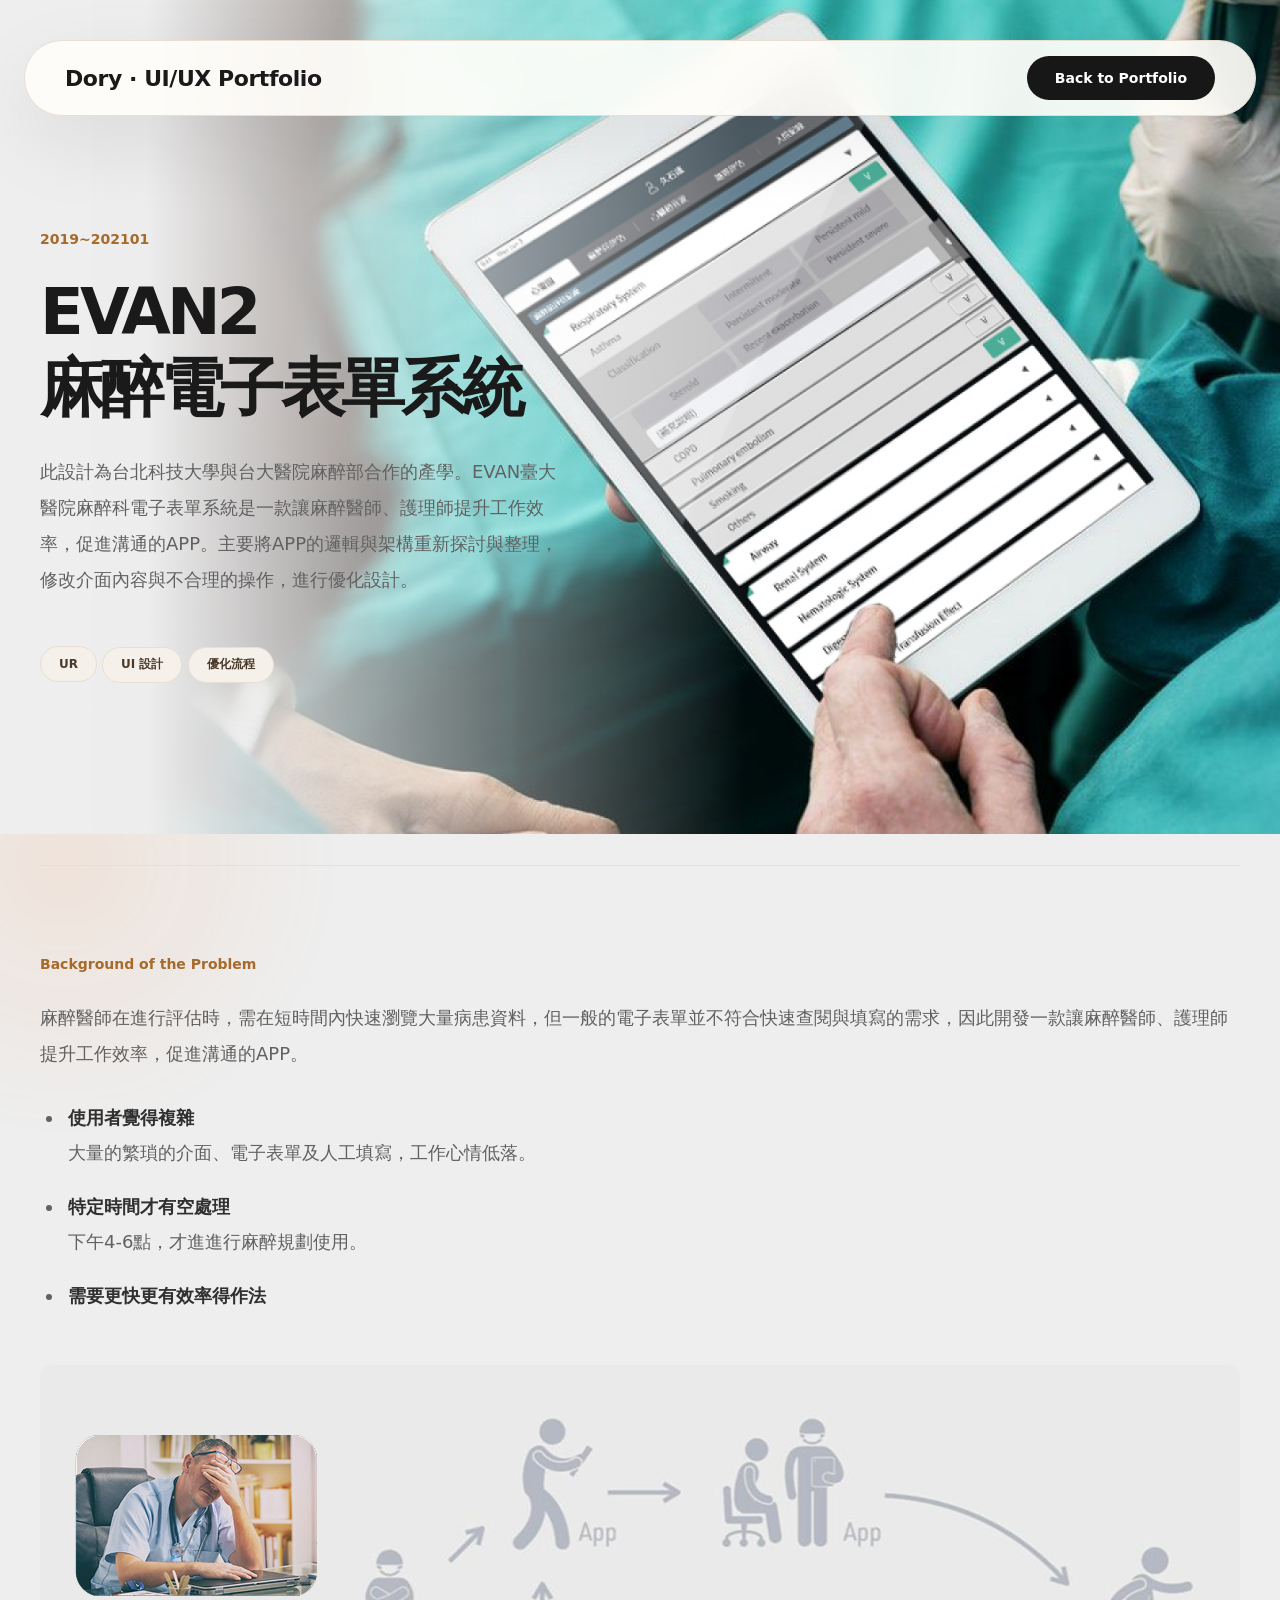
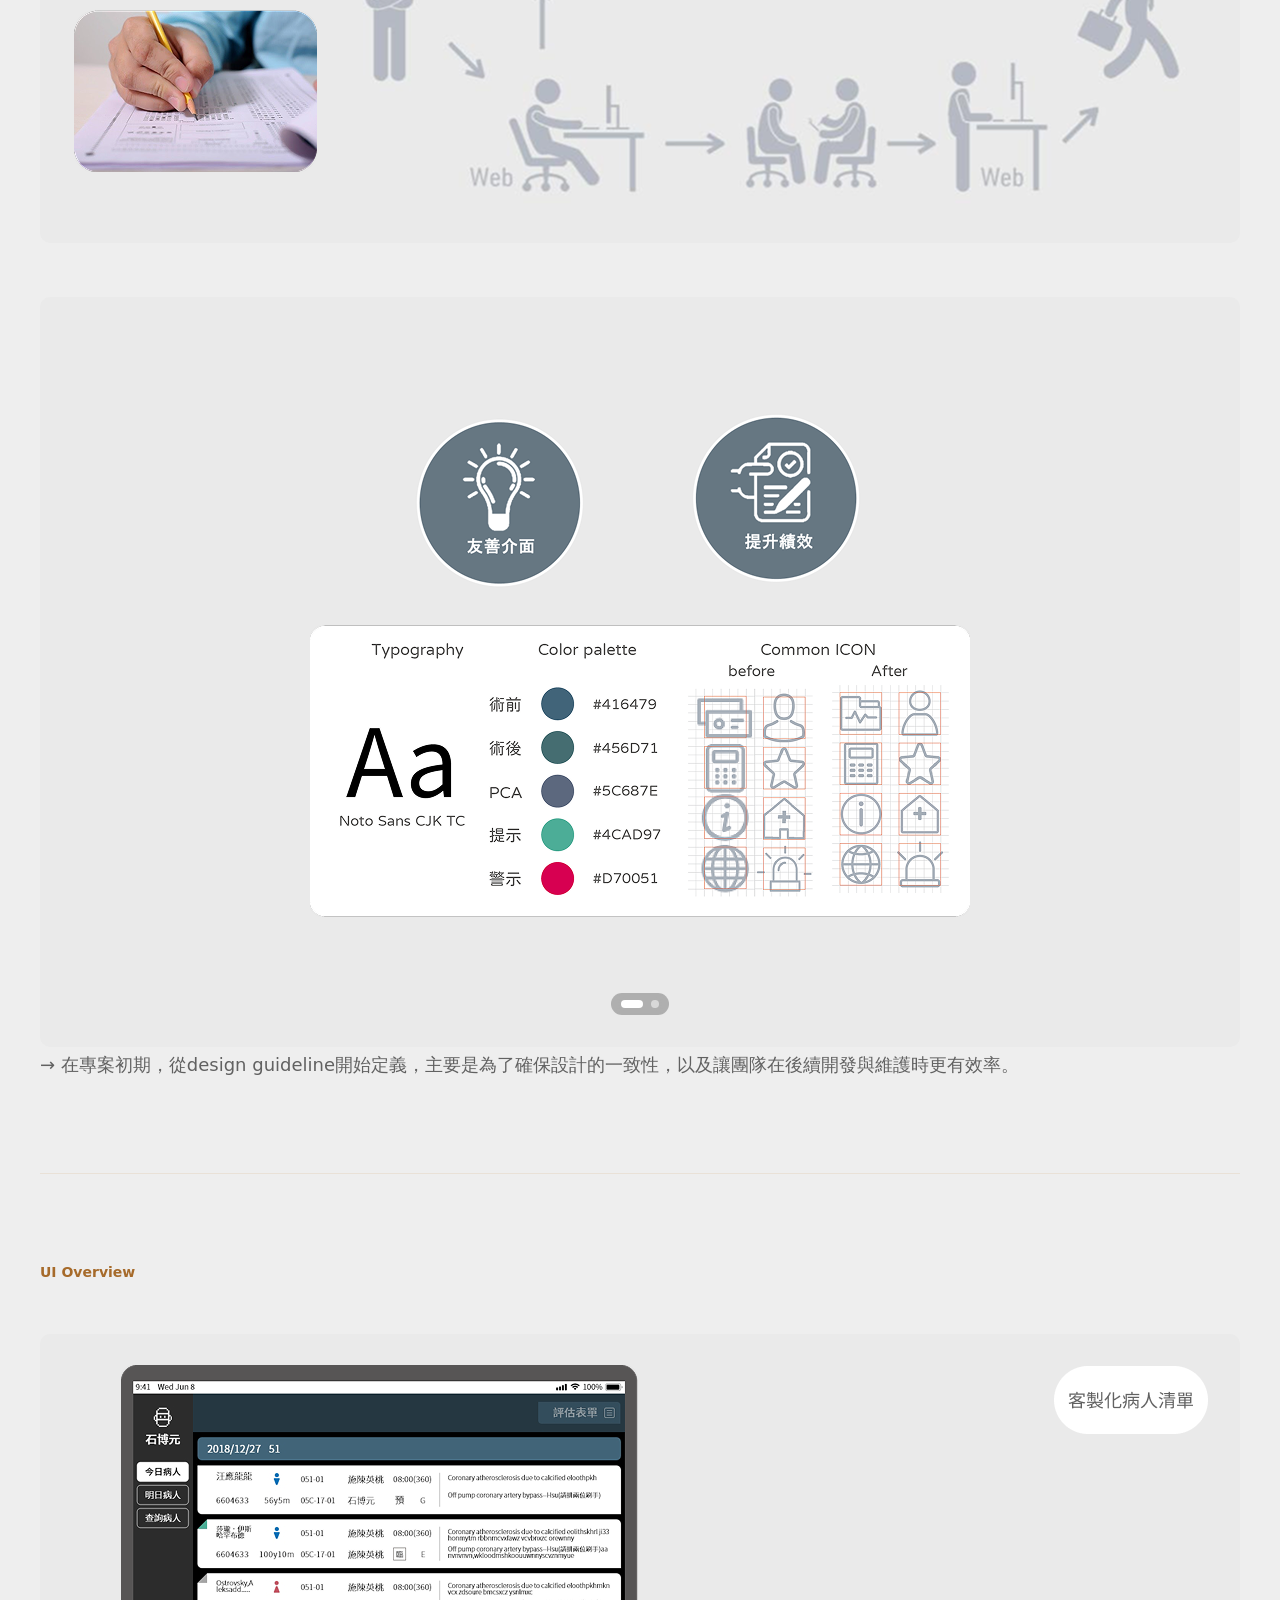
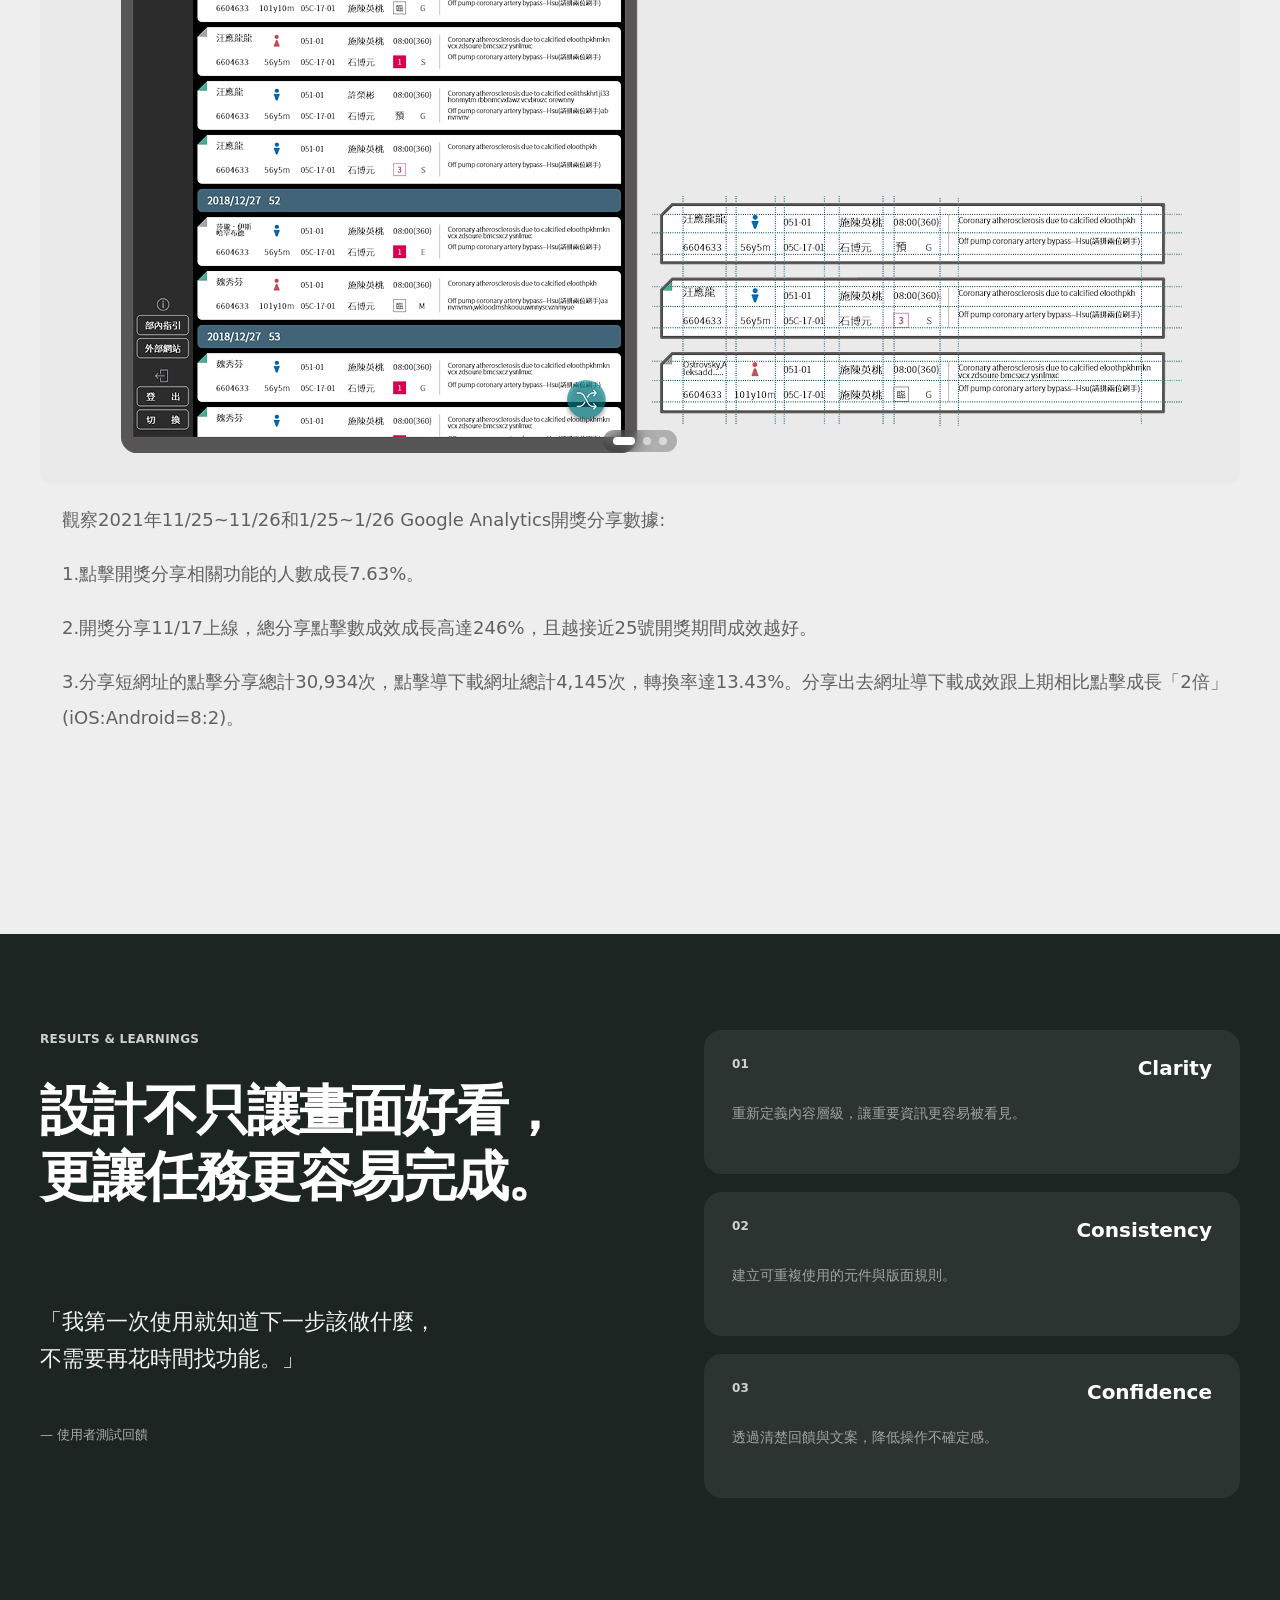
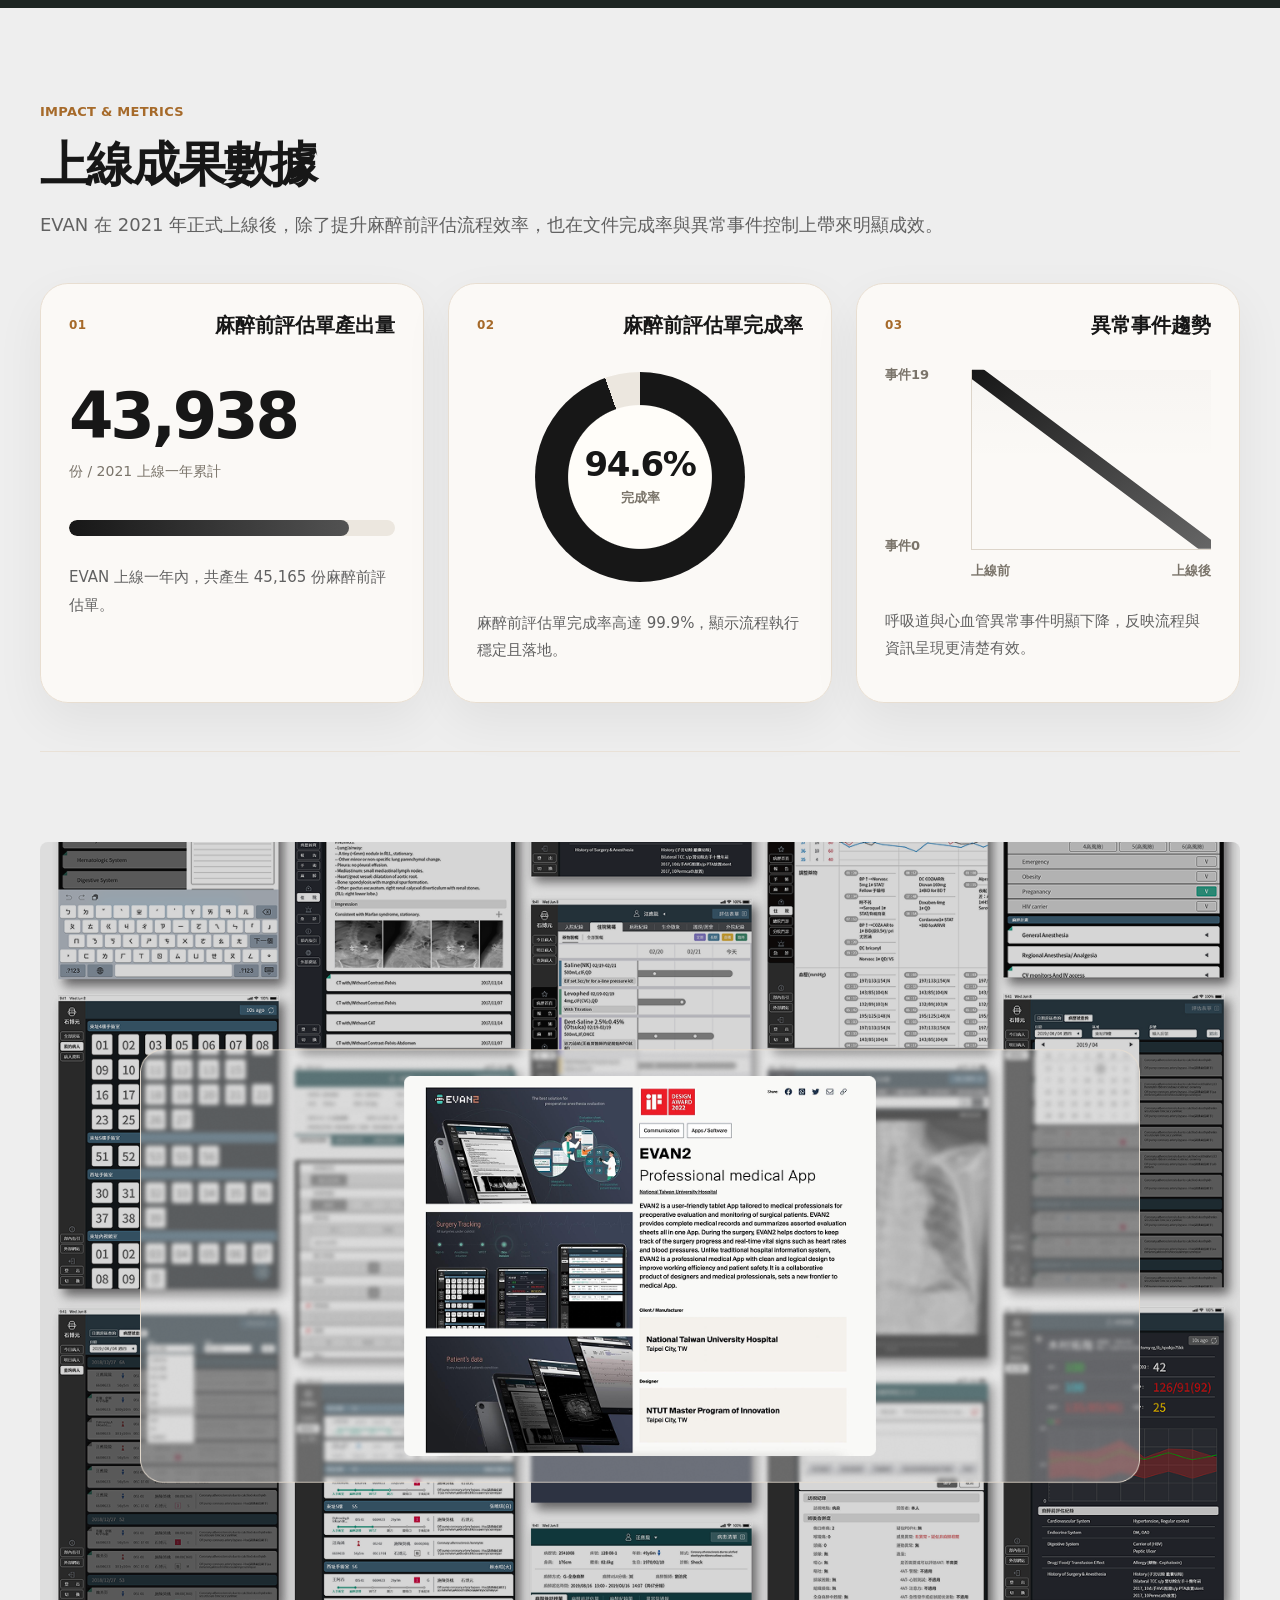
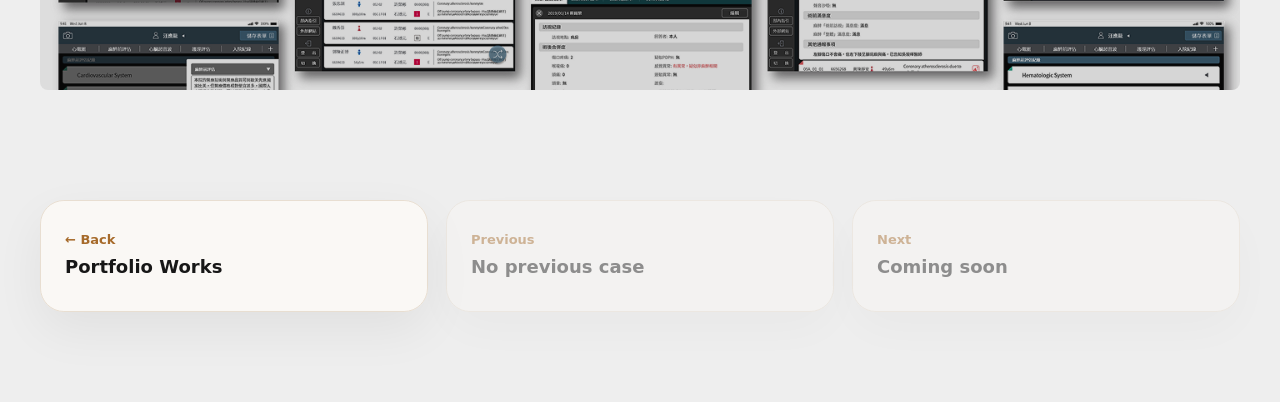
<file: project4/index.html>
<!doctype html>
<html lang="zh-Hant">
<head>
  <meta charset="utf-8" />
  <meta name="viewport" content="width=device-width, initial-scale=1" />
  <title>j5 SpeechTrack｜Dory UI/UX Portfolio</title>
  <link rel="stylesheet" href="styles.css" />
</head>

<body>
  <header class="site-header">
    <a class="brand" href="../index.html">Dory · UI/UX Portfolio</a>

    <a class="pill dark" href="../index.html#works">Back to Portfolio</a>

    <button class="menu-button" type="button" aria-label="Open menu">
      <span></span>
      <span></span>
    </button>
  </header>

  <main id="top">
    <section class="hero section">
      <div class="hero-content reveal">
        <p class="eyebrow">2019~202101</p>

        <h1>
          <span>EVAN2</span>
          <span>麻醉電子表單系統</span>
        </h1>

        <p class="hero-description">
          此設計為台北科技大學與台大醫院麻醉部合作的產學。EVAN臺大醫院麻醉科電子表單系統是一款讓麻醉醫師、護理師提升工作效率，促進溝通的APP。主要將APP的邏輯與架構重新探討與整理，修改介面內容與不合理的操作，進行優化設計。
        </p>

        <div class="tags">
          <span>UR</span>
          <span>UI 設計</span>
          <span>優化流程</span>
        </div>
      </div>

      <div class="hero-image reveal">
        <img src="project4_photo/project4-1.png" alt="evan2" />
      </div>
    </section>

    <section id="problem" class="section problem-section reveal">
      <p class="eyebrow">Background of the Problem</p>

      <p class="problem-description">
        麻醉醫師在進行評估時，需在短時間內快速瀏覽大量病患資料，但一般的電子表單並不符合快速查閱與填寫的需求，因此開發一款讓麻醉醫師、護理師提升工作效率，促進溝通的APP。
      </p>

      <ul class="problem-list">
        <li>
          <strong>使用者覺得複雜</strong>
          <span>大量的繁瑣的介面、電子表單及人工填寫，工作心情低落。</span>
        </li>
        <li>
          <strong>特定時間才有空處理</strong>
          <span> 下午4-6點，才進進行麻醉規劃使用。</span>
        </li>
        <li>
          <strong>需要更快更有效率得作法</strong>
        </li>
      </ul>
     
      <!--
        wide-image 現在支援自動輪播：
        只要在同一個 div 裡繼續加入 img，例如：
        <img src="你的第二張圖片.png" alt="" />
        <img src="你的第三張圖片.png" alt="" />
        有 2 張以上時會自動出現左右按鈕、圓點並自動播放。
      -->
      <div class="wide-image">
        <img src="project4_photo/project4-2.png" />
      </div>
      
      <div class="wide-image">
        <img src="project4_photo/project4-3.png" />
        <img src="project4_photo/project4-3-1.png" />
      </div>
      <ul class="large-list">
        → 在專案初期，從design guideline開始定義，主要是為了確保設計的一致性，以及讓團隊在後續開發與維護時更有效率。
      </ul>
    </section>

    <section id="highlights" class="section highlights-section reveal">
      <p class="eyebrow">UI Overview</p>

      <div class="wide-image">
        <img src="project4_photo/project4-4.png" />
        <img src="project4_photo/project4-4-1.png" />
        <img src="project4_photo/project4-4-2.png" />
      </div>
      <div class="highlight-content">
        <ul class="large-list">
        <p>觀察2021年11/25~11/26和1/25~1/26 Google Analytics開獎分享數據:</p>
        <p>1.點擊開獎分享相關功能的人數成長7.63%。</p>
        <p>2.開獎分享11/17上線，總分享點擊數成效成長高達246%，且越接近25號開獎期間成效越好。</p>
        <p>3.分享短網址的點擊分享總計30,934次，點擊導下載網址總計4,145次，轉換率達13.43%。分享出去網址導下載成效跟上期相比點擊成長「2倍」  (iOS:Android=8:2)。</p>
      </ul>
      </div>
    </section>

    <section class="results-section reveal">
      <div class="results-inner">
        <div class="results-left">
          <p class="results-eyebrow">RESULTS &amp; LEARNINGS</p>

          <h2 class="results-title">
            設計不只讓畫面好看，<br />
            更讓任務更容易完成。
          </h2>

          <blockquote class="results-quote">
            「我第一次使用就知道下一步該做什麼，<br />
            不需要再花時間找功能。」
          </blockquote>

          <p class="results-source">— 使用者測試回饋</p>
        </div>

        <div class="results-cards">
          <article class="result-card">
            <div class="result-card-head">
              <span class="result-number">01</span>
              <h3>Clarity</h3>
            </div>
            <p>重新定義內容層級，讓重要資訊更容易被看見。</p>
          </article>

          <article class="result-card">
            <div class="result-card-head">
              <span class="result-number">02</span>
              <h3>Consistency</h3>
            </div>
            <p>建立可重複使用的元件與版面規則。</p>
          </article>

          <article class="result-card">
            <div class="result-card-head">
              <span class="result-number">03</span>
              <h3>Confidence</h3>
            </div>
            <p>透過清楚回饋與文案，降低操作不確定感。</p>
          </article>
        </div>
      </div>
    </section>


    <section class="metrics-section reveal">
      <div class="metrics-intro">
        <p class="metrics-eyebrow">IMPACT &amp; METRICS</p>
        <h2 class="metrics-title">上線成果數據</h2>
        <p class="metrics-description">
          EVAN 在 2021 年正式上線後，除了提升麻醉前評估流程效率，也在文件完成率與異常事件控制上帶來明顯成效。
        </p>
      </div>

      <div class="metrics-grid">
        <article class="metric-card metric-volume">
          <div class="metric-card-header">
            <span class="metric-index">01</span>
            <h3>麻醉前評估單產出量</h3>
          </div>

          <div class="metric-big-number" data-count-to="45165" data-count-format="integer">45,165</div>
          <p class="metric-unit">份 / 2021 上線一年累計</p>

          <div class="bar-chart" aria-hidden="true">
            <div class="bar-track">
              <div class="bar-fill bar-fill-volume"></div>
            </div>
          </div>

          <p class="metric-note">EVAN 上線一年內，共產生 45,165 份麻醉前評估單。</p>
        </article>

        <article class="metric-card metric-completion">
          <div class="metric-card-header">
            <span class="metric-index">02</span>
            <h3>麻醉前評估單完成率</h3>
          </div>

          <div class="donut-chart" aria-label="完成率 99.9%">
            <div class="donut-center">
              <strong data-count-to="99.9" data-count-format="decimal" data-count-suffix="%">99.9%</strong>
              <span>完成率</span>
            </div>
          </div>

          <p class="metric-note">麻醉前評估單完成率高達 99.9%，顯示流程執行穩定且落地。</p>
        </article>

        <article class="metric-card metric-risk">
          <div class="metric-card-header">
            <span class="metric-index">03</span>
            <h3>異常事件趨勢</h3>
          </div>

          <div class="trend-chart" aria-hidden="true">
            <div class="trend-figure">
              <div class="trend-scale">
                <span class="scale-top">事件19</span>
                <span class="scale-bottom">事件0</span>
              </div>

              <div class="trend-stage simple-line-stage">
                <svg class="trend-single-line-svg"
                     viewBox="0 0 100 100"
                     preserveAspectRatio="none"
                     aria-hidden="true">
                  <defs>
                    <linearGradient id="trendLineGradient" x1="0%" y1="0%" x2="100%" y2="100%">
                      <stop offset="0%" stop-color="#171717"></stop>
                      <stop offset="100%" stop-color="#666666"></stop>
                    </linearGradient>
                  </defs>
                  <line x1="0" y1="0" x2="100" y2="100" pathLength="1"></line>
                </svg>
              </div>
            </div>

            <div class="trend-labels">
              <span>上線前</span>
              <span>上線後</span>
            </div>
          </div>

          <p class="metric-note">呼吸道與心血管異常事件明顯下降，反映流程與資訊呈現更清楚有效。</p>
        </article>
      </div>
    </section>

    <section id="highlights" class="section highlights-section reveal">
      <div class="gallery-grid">
        <figure class="full">
          <img src="project4_photo/project4-5.png" />
        </figure>
      </div>
    </section>


    <nav class="case-pagination reveal" aria-label="Project pagination">
      <a class="page-control" href="../index.html#works">
        <span>← Back</span>
        <strong>Portfolio Works</strong>
      </a>

      <a class="page-control disabled" href="#" aria-disabled="true">
        <span>Previous</span>
        <strong>No previous case</strong>
      </a>

      <a class="page-control disabled" href="#" aria-disabled="true">
        <span>Next</span>
        <strong>Coming soon</strong>
      </a>
    </nav>

  </main>

  <button class="back-to-top" type="button" aria-label="Back to top">↑</button>

  <script src="script.js"></script>
</body>
</html>
</file>
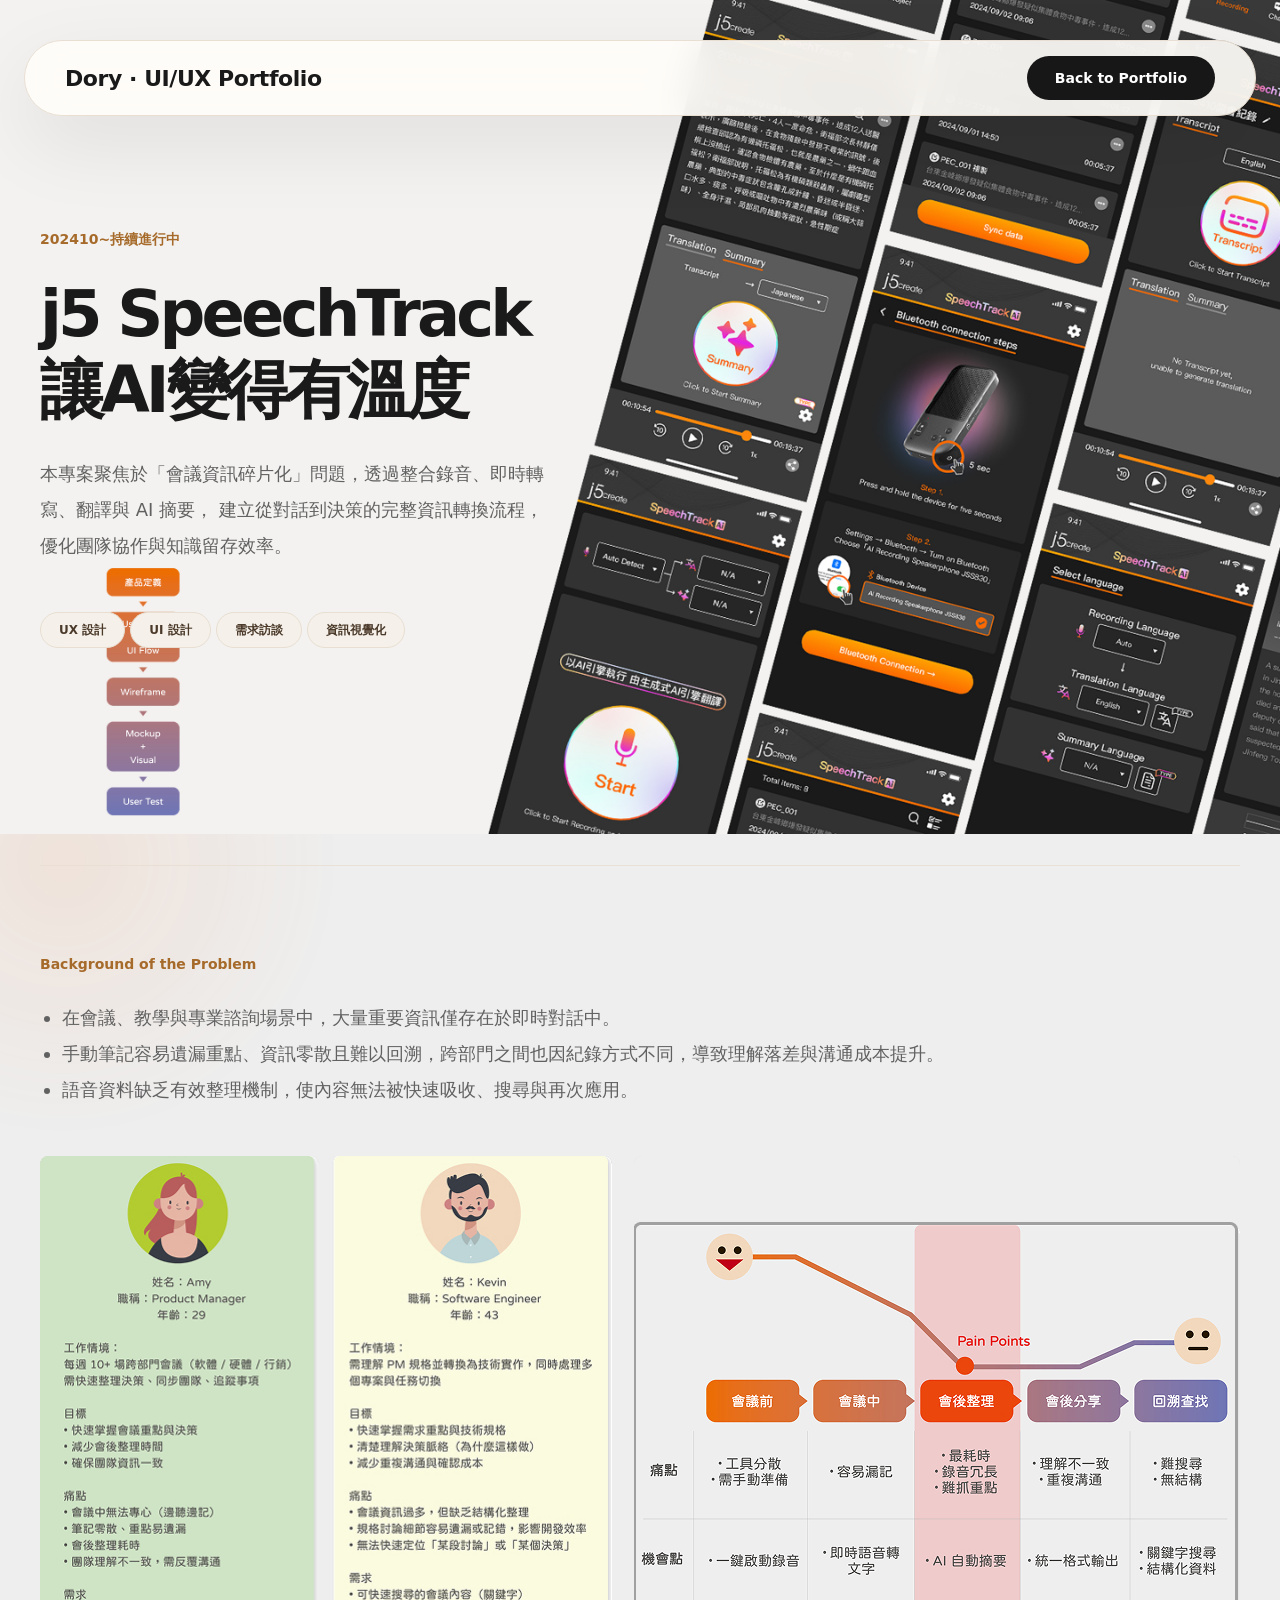
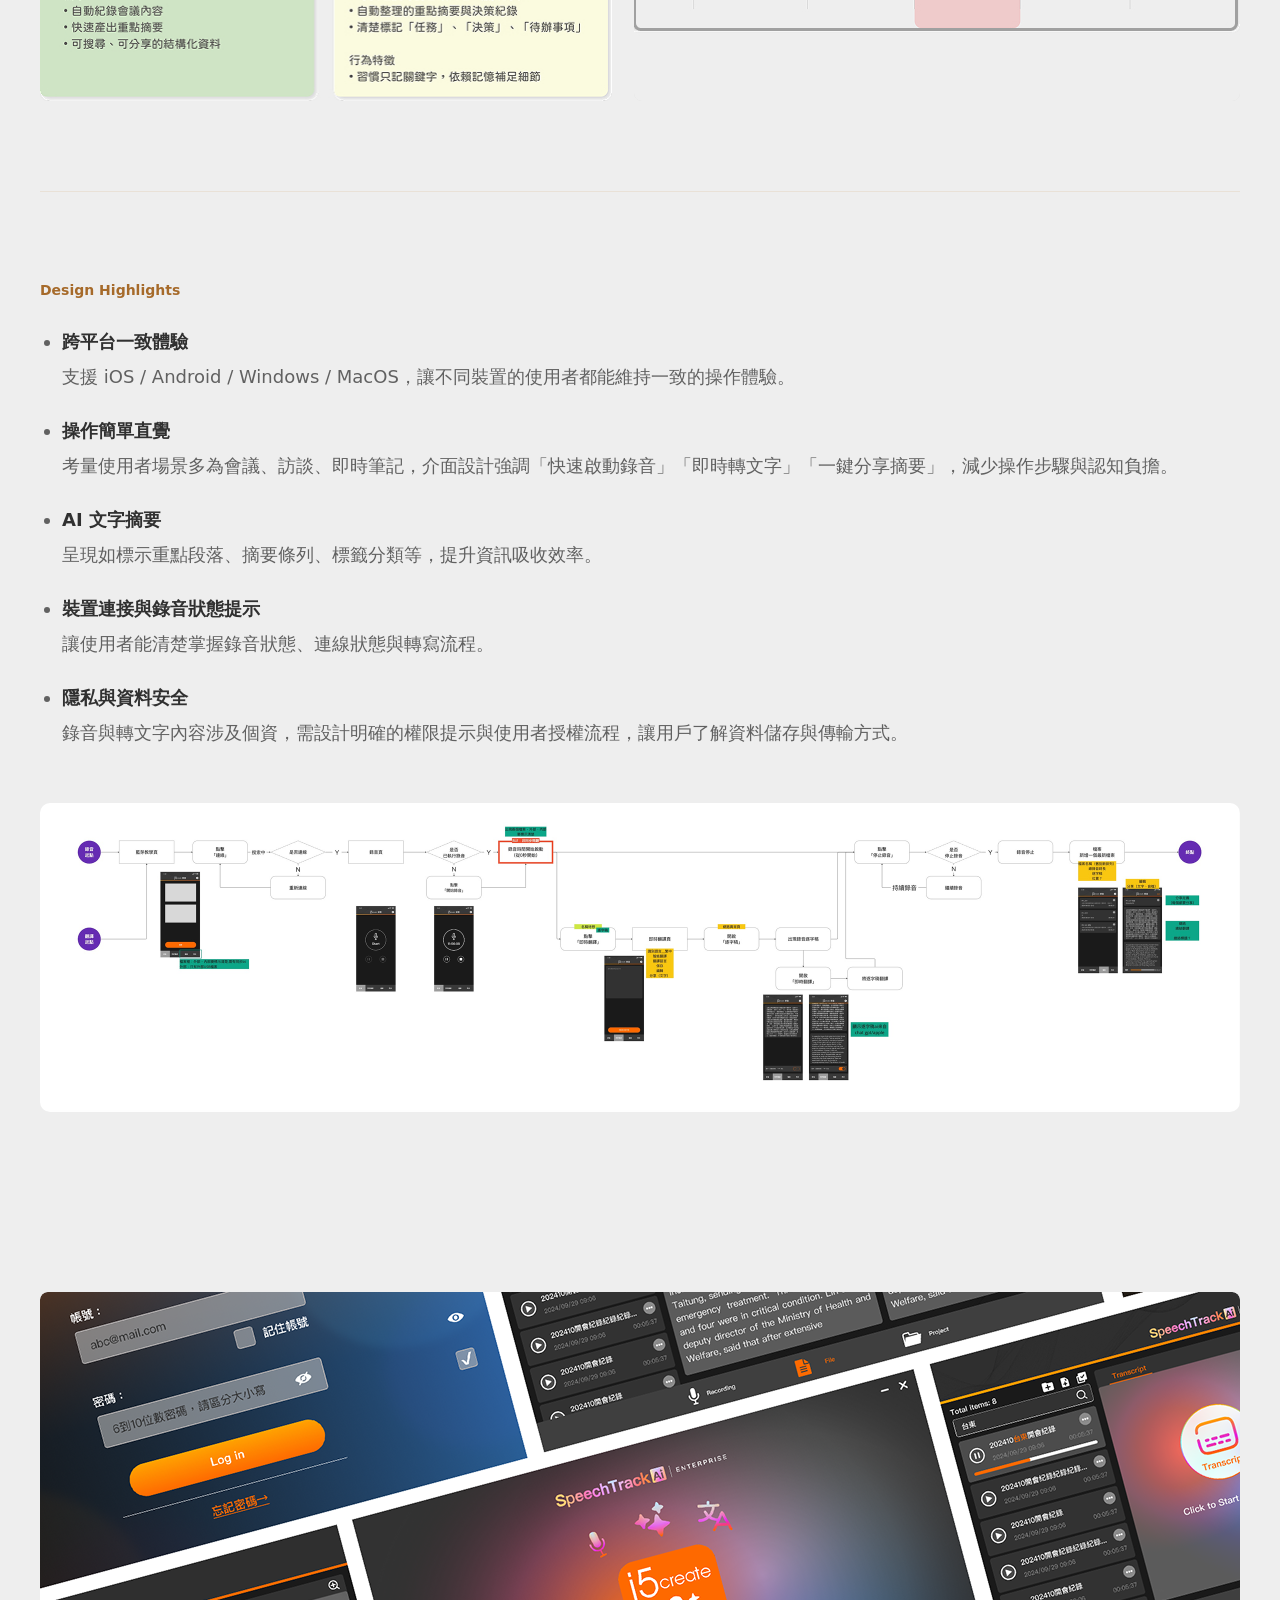
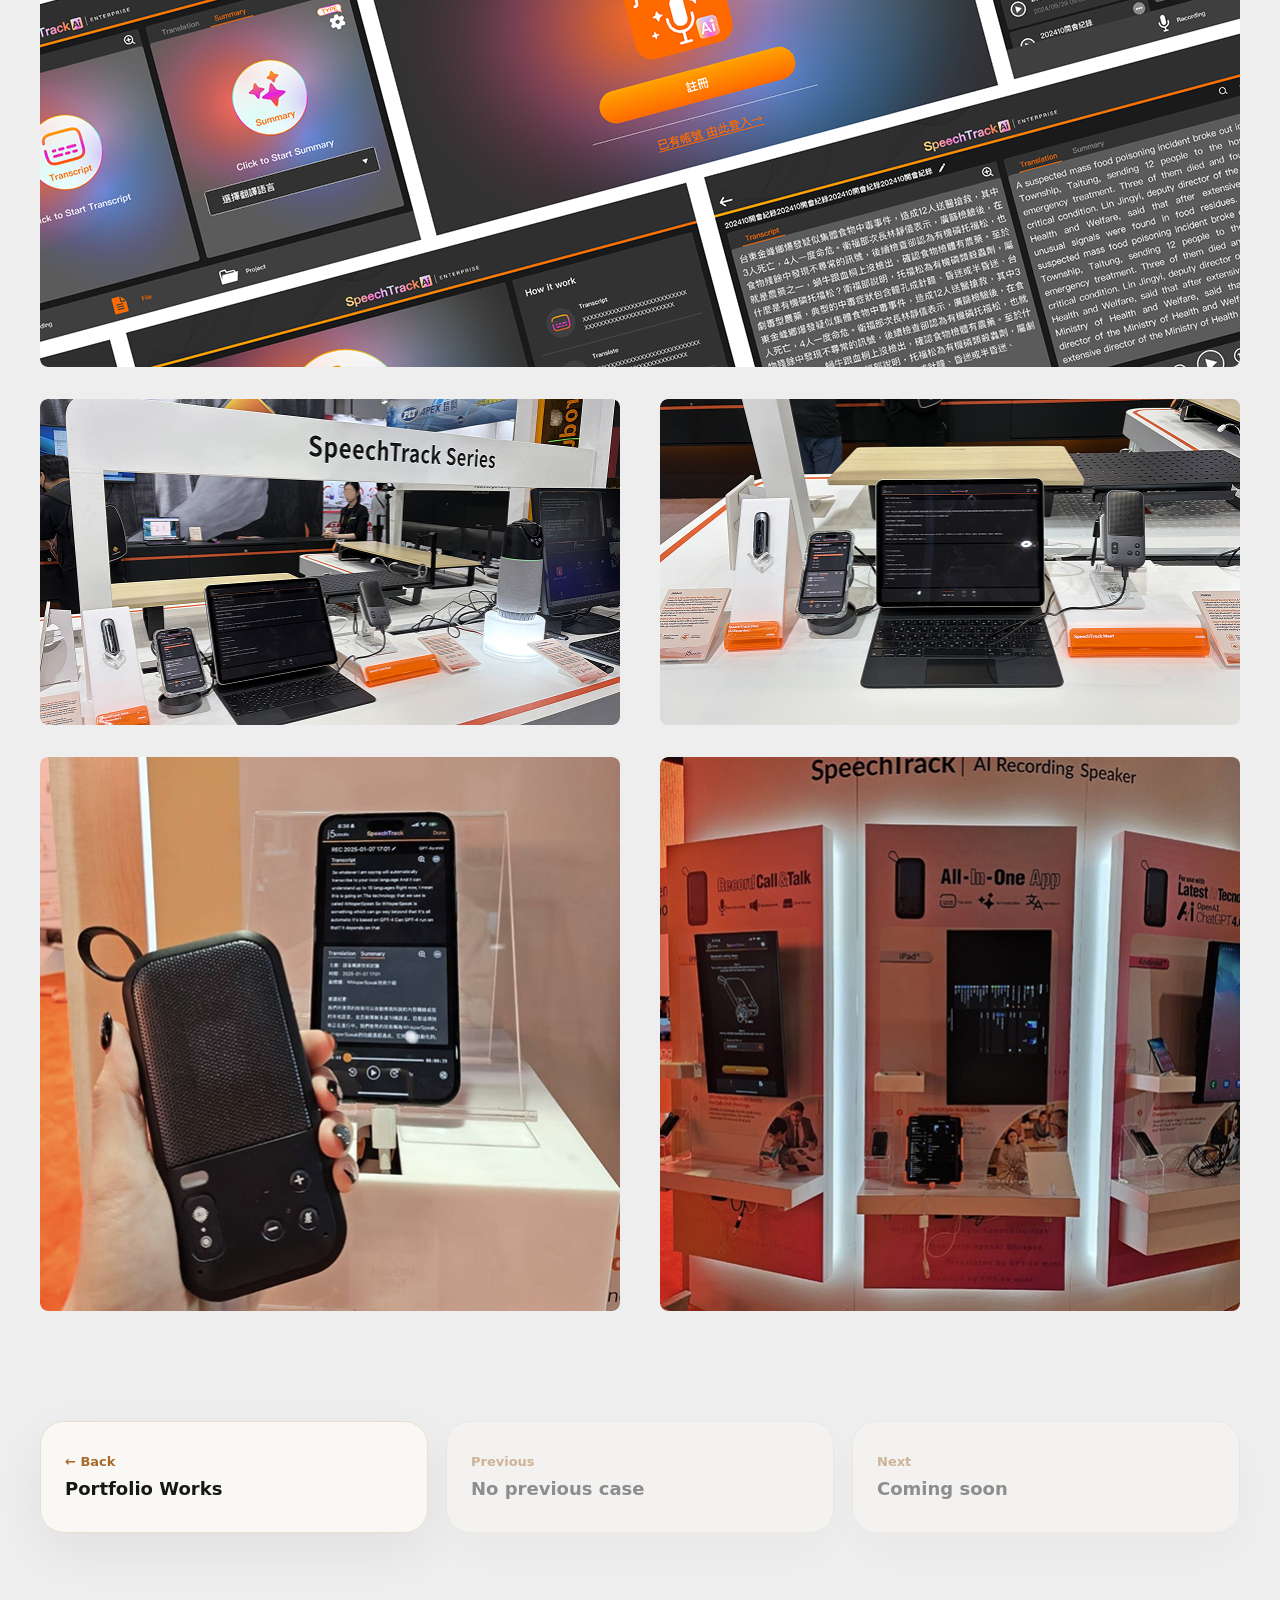
<file: speechtrack_project1/index.html>
<!doctype html>
<html lang="zh-Hant">
<head>
  <meta charset="utf-8" />
  <meta name="viewport" content="width=device-width, initial-scale=1" />
  <title>j5 SpeechTrack｜Dory UI/UX Portfolio</title>
  <link rel="stylesheet" href="styles.css" />
</head>

<body>
  <header class="site-header">
    <a class="brand" href="../index.html">Dory · UI/UX Portfolio</a>

    <a class="pill dark" href="../index.html#works">Back to Portfolio</a>

    <button class="menu-button" type="button" aria-label="Open menu">
      <span></span>
      <span></span>
    </button>
  </header>

  <main id="top">
    <section class="hero section">
      <div class="hero-content reveal">
        <p class="eyebrow">202410~持續進行中</p>

        <h1>
          <span>j5 SpeechTrack</span>
          <span>讓AI變得有溫度</span>
        </h1>

        <p class="hero-description">
          本專案聚焦於「會議資訊碎片化」問題，透過整合錄音、即時轉寫、翻譯與 AI 摘要，
          建立從對話到決策的完整資訊轉換流程，優化團隊協作與知識留存效率。
        </p>

        <div class="tags">
          <span>UX 設計</span>
          <span>UI 設計</span>
          <span>需求訪談</span>
          <span>資訊視覺化</span>
        </div>
      </div>

      <div class="hero-image reveal">
        <img src="project1_photo/project1-1.png" alt="j5 SpeechTrack app overview" />
      </div>
    </section>

    <section id="problem" class="section problem-section reveal">
      <p class="eyebrow">Background of the Problem</p>

      <ul class="large-list">
        <li>在會議、教學與專業諮詢場景中，大量重要資訊僅存在於即時對話中。</li>
        <li>手動筆記容易遺漏重點、資訊零散且難以回溯，跨部門之間也因紀錄方式不同，導致理解落差與溝通成本提升。</li>
        <li>語音資料缺乏有效整理機制，使內容無法被快速吸收、搜尋與再次應用。</li>
      </ul>

      <div class="two-column-images">
        <figure>
          <img src="project1_photo/project1-3.jpg" alt="user research" />
        </figure>

        <figure>
          <img src="project1_photo/project1-4.jpg" alt="analysis" />
        </figure>
      </div>
    </section>

    <section id="highlights" class="section highlights-section reveal">
      <p class="eyebrow">Design Highlights</p>

      <div class="highlight-content">
        <ul>
          <li>
            <strong>跨平台一致體驗</strong>
            <span>支援 iOS / Android / Windows / MacOS，讓不同裝置的使用者都能維持一致的操作體驗。</span>
          </li>

          <li>
            <strong>操作簡單直覺</strong>
            <span>考量使用者場景多為會議、訪談、即時筆記，介面設計強調「快速啟動錄音」「即時轉文字」「一鍵分享摘要」，減少操作步驟與認知負擔。</span>
          </li>

          <li>
            <strong>AI 文字摘要</strong>
            <span>呈現如標示重點段落、摘要條列、標籤分類等，提升資訊吸收效率。</span>
          </li>

          <li>
            <strong>裝置連接與錄音狀態提示</strong>
            <span>讓使用者能清楚掌握錄音狀態、連線狀態與轉寫流程。</span>
          </li>

          <li>
            <strong>隱私與資料安全</strong>
            <span>錄音與轉文字內容涉及個資，需設計明確的權限提示與使用者授權流程，讓用戶了解資料儲存與傳輸方式。</span>
          </li>
        </ul>
      </div>

      <div class="wide-image">
        <img src="project1_photo/project1-5.png" />
      </div>
    </section>

    <section id="works" class="section gallery-section reveal">
      <div class="gallery-grid">
        <figure class="full">
          <img src="project1_photo/project1-6.png" />
        </figure>

        <figure>
          <img src="project1_photo/project1-7.png" />
        </figure>

        <figure>
          <img src="project1_photo/project1-8.png" />
        </figure>

        <figure>
          <img src="project1_photo/project1-9.png" />
        </figure>

        <figure>
          <img src="project1_photo/project1-10.png" />
        </figure>
      </div>
    </section>

    <nav class="case-pagination reveal" aria-label="Project pagination">
      <a class="page-control" href="../index.html#works">
        <span>← Back</span>
        <strong>Portfolio Works</strong>
      </a>

      <a class="page-control disabled" href="#" aria-disabled="true">
        <span>Previous</span>
        <strong>No previous case</strong>
      </a>

      <a class="page-control disabled" href="#" aria-disabled="true">
        <span>Next</span>
        <strong>Coming soon</strong>
      </a>
    </nav>

  </main>

  <button class="back-to-top" type="button" aria-label="Back to top">↑</button>

  <script src="script.js"></script>
</body>
</html>
</file>
<file: project4/styles.css>
* {
  box-sizing: border-box;
}

html {
  scroll-behavior: smooth;
}

body {
  margin: 0;
  color: #1a1a1a;
  background: #eeeeee;
  font-family: Inter, "Noto Sans TC", system-ui, -apple-system, BlinkMacSystemFont, "Segoe UI", sans-serif;
}

body::before,
body::after {
  content: "";
  position: fixed;
  z-index: -1;
  border-radius: 50%;
  filter: blur(20px);
  opacity: 0.34;
  pointer-events: none;
}

body::before {
  width: 48vw;
  height: 42vw;
  top: -12vw;
  right: -18vw;
  background: radial-gradient(circle, rgba(0, 166, 255, 0.45), transparent 68%);
}

body::after {
  width: 46vw;
  height: 42vw;
  left: -18vw;
  bottom: -18vw;
  background: radial-gradient(circle, rgba(255, 138, 61, 0.32), transparent 68%);
}

img {
  display: block;
  max-width: 100%;
}

a {
  color: inherit;
  text-decoration: none;
}

.site-header {
  position: sticky;
  top: 40px;
  z-index: 20;
  width: min(1280px, calc(100% - 48px));
  height: 76px;
  margin: 40px auto 0;
  padding: 0 40px;
  display: flex;
  align-items: center;
  gap: 34px;
  border: 1px solid #e8ded1;
  border-radius: 999px;
  background: rgba(255, 253, 249, 0.92);
  box-shadow: 0 28px 80px rgba(0, 0, 0, 0.08);
  backdrop-filter: blur(18px);
}

.brand {
  margin-right: auto;
  font-size: 22px;
  font-weight: 800;
  letter-spacing: -0.02em;
}

.desktop-nav {
  display: flex;
  align-items: center;
  gap: 34px;
  color: #5f5a52;
  font-size: 14px;
  font-weight: 600;
}

.desktop-nav a:hover {
  color: #a66a2a;
}

.pill {
  min-height: 44px;
  padding: 0 28px;
  display: inline-flex;
  align-items: center;
  justify-content: center;
  border-radius: 999px;
  font-size: 14px;
  font-weight: 800;
  transition: 0.2s ease;
}

.pill:hover {
  transform: translateY(-2px);
  box-shadow: 0 14px 30px rgba(0, 0, 0, 0.16);
}

.dark {
  color: #ffffff;
  background: #171717;
}

.menu-button {
  display: none;
}

.mobile-nav {
  display: none;
}

main {
  width: min(1200px, calc(100% - 48px));
  margin: 0 auto;
}

.section {
  padding: 90px 0;
}

.eyebrow {
  margin: 0 0 28px;
  color: #a66a2a;
  font-size: 14px;
  font-weight: 700;
}

/* 第一屏：圖片延伸到右側，壓在文字下方，不裁切 */
.hero {
  position: relative;
  display: block;
  min-height: 820px;
  padding-top: 115px;
  padding-bottom: 72px;
  overflow: visible;
}


.hero-content {
  position: relative;
  z-index: 2;
  width: min(520px, 46%);
  max-width: 520px;
}


.hero h1 {
  margin: 0 0 28px;
  font-size: clamp(48px, 5vw, 64px);
  line-height: 1.18;
  letter-spacing: -0.06em;
}

.hero h1 span {
  display: block;
}

.hero-description {
  max-width: 520px;
  margin: 0;
  padding-left: 0%;
  color: #616161;
  font-size: 18px;
  line-height: 2;
}

.tags {
  position: relative;
  z-index: 3;
  margin-top: 48px;
}

.tags span {
  min-height: 36px;
  padding: 0 18px;
  display: inline-flex;
  align-items: center;
  justify-content: center;
  border: 1px solid #e8ded1;
  border-radius: 999px;
  color: #4b3a2a;
  background: #f5f1ea;
  font-size: 12px;
  font-weight: 700;
  
}

.hero-image {
  position: absolute;
  z-index: 1;
  left: 300px;
  top: 0;
  width: calc(100vw - 260px);
  height: auto;
  margin-right: 0;
  border-radius: 0;
  overflow: visible;
  pointer-events: none;
}

.hero-image img {
  width: 100%;
  height: auto;
  max-width: none;
  object-fit: contain;
  object-position: center center;
  transform: none;
}

.problem-section {
  border-top: 1px solid rgba(232, 222, 209, 0.8);
}

.large-list {
  margin: 0;
  padding-left: 0%;
  color: #616161;
  font-size: 18px;
  line-height: 2;
}

.two-column-images {
  margin-top: 48px;
  display: grid;
  grid-template-columns: 1fr 1.06fr;
  gap: 22px;
  align-items: stretch;
}

figure {
  margin: 0;
}

.two-column-images figure {
  height: 545px;
  border-radius: 8px;
  overflow: hidden;
  background: #dddddd;
}

.two-column-images figure:first-child img {
  width: 100%;
  height: 100%;
  max-width: none;
  object-fit: cover;
  object-position: left center;
}


.two-column-images figure:last-child img {
  width: 100%;
  height: 100%;
  max-width: none;
  object-fit: cover;
  object-position: right center;
}

/* 數據分析區的圖片：維持圖片原始尺寸並置中 */
.highlights-section > .wide-image {
  width: fit-content;
  max-width: none;
  margin-left: auto;
  margin-right: auto;
  overflow: visible;
  mix-blend-mode: normal;
}

.highlights-section > .wide-image img {
  display: block;
  width: auto;
  max-width: none;
  height: auto;
}

.highlight-content {
  max-width: 1200px;
  color: #616161;
  font-size: 18px;
  line-height: 1.75;
}

.highlight-content ul {
  margin: 0;
  padding-left: 22px;
}

.highlight-content li {
  margin-bottom: 22px;
}

.highlight-content strong {
  display: block;
  margin-bottom: 4px;
  color: #303030;
}

.highlight-content span {
  display: block;
}

.wide-image {
  margin-top: 54px;
  border-radius: 10px;
  overflow: hidden;
  mix-blend-mode: multiply;
}

.wide-image img {
  width: 100%;
  height: auto;
}

.gallery-grid {
  display: grid;
  grid-template-columns: 1fr 1fr;
  gap: 32px 40px;
}

.gallery-grid figure {
  border-radius: 8px;
  overflow: hidden;
  background: #dddddd;
}

.gallery-grid figure.full {
  grid-column: 1 / -1;
}

.gallery-grid img {
  width: 100%;
  height: 100%;
  object-fit: cover;
}

.gallery-grid figure.full img {
  height: auto;
}

.contact-section {
  margin-bottom: 70px;
  padding: 70px 90px;
  border: 1px solid #e8ded1;
  border-radius: 28px;
  background: rgba(255, 253, 249, 0.66);
  box-shadow: 0 28px 80px rgba(0, 0, 0, 0.08);
  text-align: center;
}

.contact-section h2 {
  max-width: 760px;
  margin: 0 auto 34px;
  font-size: clamp(32px, 5vw, 52px);
  line-height: 1.1;
  letter-spacing: -0.05em;
}

.back-to-top {
  position: fixed;
  right: 28px;
  bottom: 28px;
  z-index: 30;
  width: 48px;
  height: 48px;
  border: 0;
  border-radius: 50%;
  color: #ffffff;
  background: #171717;
  font-size: 20px;
  cursor: pointer;
  opacity: 0;
  pointer-events: none;
  transform: translateY(10px);
  transition: 0.2s ease;
}

.back-to-top.visible {
  opacity: 1;
  pointer-events: auto;
  transform: translateY(0);
}

.reveal {
  opacity: 0;
  transform: translateY(26px);
  transition: opacity 0.7s ease, transform 0.7s ease;
}

.reveal.show {
  opacity: 1;
  transform: translateY(0);
}

@media (max-width: 1100px) {
  .hero {
    grid-template-columns: 1fr;
    min-height: auto;
    padding-top: 90px;
  }

  .hero-image {
    margin-right: 0;
  }

  .hero-image img {
    transform: none;
  }

  .two-column-images {
    grid-template-columns: 1fr;
  }

  .two-column-images figure,
  .two-column-images figure:first-child,
  .two-column-images figure:last-child {
    height: auto;
  }

  .two-column-images figure:first-child img,
  .two-column-images figure:last-child img {
    width: 100%;
    height: auto;
    max-width: 100%;
    object-position: center;
  }
}

@media (max-width: 980px) {
  .site-header {
    top: 24px;
    height: 64px;
    padding: 0 22px;
  }

  .brand {
    font-size: 16px;
  }

  .desktop-nav,
  .site-header > .pill {
    display: none;
  }

  .menu-button {
    width: 44px;
    height: 44px;
    display: grid;
    place-items: center;
    gap: 4px;
    border: 1px solid #e8ded1;
    border-radius: 50%;
    background: #fffdf9;
    cursor: pointer;
  }

  .menu-button span {
    width: 18px;
    height: 2px;
    display: block;
    border-radius: 99px;
    background: #171717;
  }

  .mobile-nav {
    position: fixed;
    inset: 104px 24px auto;
    z-index: 19;
    display: grid;
    gap: 6px;
    padding: 18px;
    border: 1px solid #e8ded1;
    border-radius: 22px;
    background: #fffdf9;
    box-shadow: 0 28px 80px rgba(0, 0, 0, 0.08);
    opacity: 0;
    pointer-events: none;
    transform: translateY(-12px);
    transition: 0.2s ease;
  }

  .mobile-nav.open {
    opacity: 1;
    pointer-events: auto;
    transform: translateY(0);
  }

  .mobile-nav a {
    padding: 14px 16px;
    border-radius: 14px;
    color: #5f5a52;
    font-weight: 800;
  }

  main {
    width: min(100% - 32px, 720px);
  }

  .section {
    padding: 72px 0;
  }

  .large-list {
    line-height: 2;
  }

  .gallery-grid {
    grid-template-columns: 1fr;
  }

  .contact-section {
    padding: 44px 26px;
  }
}

@media (max-width: 640px) {
  .site-header {
    width: calc(100% - 32px);
    margin-top: 24px;
  }

  .hero {
    padding-top: 70px;
  }

  .hero h1 {
    font-size: 42px;
  }

  .hero-description,
  .large-list,
  .highlight-content {
    font-size: 16px;
  }

  .tags span {
    min-height: 34px;
    padding: 0 14px;
  }

  .gallery-grid {
    gap: 22px;
  }
}


.case-pagination {
  display: grid;
  grid-template-columns: 1fr 1fr 1fr;
  gap: 18px;
  margin: 20px 0 90px;
}

.page-control {
  min-height: 112px;
  padding: 24px;
  display: flex;
  flex-direction: column;
  justify-content: center;
  border: 1px solid #e8ded1;
  border-radius: 24px;
  background: rgba(255, 253, 249, 0.72);
  box-shadow: 0 18px 50px rgba(0, 0, 0, 0.06);
  transition: 0.2s ease;
}

.page-control:hover {
  transform: translateY(-3px);
  box-shadow: 0 24px 70px rgba(0, 0, 0, 0.10);
}

.page-control span {
  margin-bottom: 8px;
  color: #a66a2a;
  font-size: 13px;
  font-weight: 800;
}

.page-control strong {
  color: #171717;
  font-size: 18px;
  line-height: 1.35;
}

.page-control.disabled {
  opacity: 0.45;
  pointer-events: none;
}


@media (max-width: 760px) {
  .case-pagination {
    grid-template-columns: 1fr;
    margin-bottom: 60px;
  }

  .page-control {
    min-height: 90px;
  }
}


/* SpeechTrack project：第一屏圖片修正版
   電腦版：圖片完整延伸到右側，壓在文字下方，不裁切
   平板 / 手機版：圖片移到文字下方排列
*/
.hero {
  position: relative;
  display: block;
  min-height: 820px;
  padding-top: 115px;
  padding-bottom: 72px;
  overflow: visible;
}

.hero-content {
  position: relative;
  z-index: 2;
  width: min(520px, 46%);
  max-width: 520px;
}

.hero-description {
  max-width: 520px;
}

.tags {
  position: relative;
  z-index: 3;
  margin-top: 48px;
}

.hero-image {
  position: absolute;
  z-index: 1;
  left: 300px;
  top: 0;
  width: calc(100vw - 260px);
  height: auto;
  margin-right: 0;
  border-radius: 0;
  overflow: visible;
  pointer-events: none;
}

.hero-image img {
  width: 100%;
  height: auto;
  max-width: none;
  object-fit: contain;
  object-position: center center;
  transform: none;
}

/* 平板以下：改成上下排列，避免圖片壓到文字 */
@media (max-width: 1100px) {
  .hero {
    display: grid;
    grid-template-columns: 1fr;
    gap: 36px;
    min-height: auto;
    padding-top: 90px;
    padding-bottom: 72px;
    overflow: visible;
  }

  .hero-content {
    width: 100%;
    max-width: 720px;
  }

  .hero-description {
    max-width: 620px;
  }

  .hero-image {
    position: relative;
    left: auto;
    top: auto;
    width: 100%;
    height: auto;
    border-radius: 24px;
    overflow: visible;
    pointer-events: auto;
  }

  .hero-image img {
    width: 100%;
    max-width: 100%;
    height: auto;
    object-fit: contain;
    object-position: center center;
    transform: none;
  }
}

/* 手機版：圖片滿寬排在文字下方，不裁切、不偏移 */
@media (max-width: 1100px) {
  .hero {
    display: grid;
    grid-template-columns: 1fr;
    gap: 36px;
    min-height: auto;
    padding-top: 90px;
    overflow: visible;
  }

  .hero-content {
    width: 100%;
    max-width: 720px;
  }

  .hero-image {
    position: relative;
    left: auto;
    top: auto;
    width: 100%;
    border-radius: 24px;
    pointer-events: auto;
  }

  .hero-image img {
    width: 100%;
    max-width: 100%;
    height: auto;
    object-fit: contain;
    transform: none;
  }
}


/* 只修正第一張 project1_photo/project1-1：
   置頂、壓在 header 後面、上/左/右貼齊畫面。
   其他圖片區塊不變。
*/

/* header 有 margin-top: 40px + height: 76px，
   這裡把 hero 往上拉 116px，讓第一張圖貼齊畫面最上方。 */
.hero {
  position: relative;
  display: block;
  min-height: 820px;
  margin-top: -116px;
  padding-top: 231px;
  padding-bottom: 72px;
  overflow: visible;
}

/* 文字保持在圖片上方，但仍在 header 下方 */
.hero > .hero-content {
  position: relative;
  z-index: 2;
  width: min(520px, 46%);
  max-width: 520px;
}

/* 第一張圖：貼齊畫面上、左、右，並放在 header 後面 */
.hero > .hero-image {
  position: absolute;
  z-index: 1;
  top: 0;
  left: calc((100vw - 100%) / -2);
  width: 100vw;
  height: auto;
  margin: 0;
  border-radius: 0;
  overflow: visible;
  transform: none;
  pointer-events: none;
}

/* 第一張圖等比例滿版，不拉伸、不使用 cover 裁切 */
.hero > .hero-image img {
  display: block;
  width: 100vw;
  height: auto;
  max-width: none;
  object-fit: contain;
  object-position: top center;
  transform: none;
}

/* 確保 header 疊在第一張圖上方 */
.site-header {
  position: sticky;
  z-index: 20;
}

/* 平板以下：第一張圖改到文字下方，不再壓在 header 後面 */
@media (max-width: 1100px) {
  .hero {
    display: grid;
    grid-template-columns: 1fr;
    gap: 36px;
    min-height: auto;
    margin-top: 0;
    padding-top: 90px;
    padding-bottom: 72px;
    overflow: visible;
  }

  .hero > .hero-content {
    width: 100%;
    max-width: 720px;
  }

  .hero > .hero-image {
    position: relative;
    top: auto;
    left: auto;
    width: 100%;
    height: auto;
    margin: 0;
    border-radius: 24px;
    overflow: visible;
    transform: none;
    pointer-events: auto;
  }

  .hero > .hero-image img {
    width: 100%;
    max-width: 100%;
    height: auto;
    object-fit: contain;
    object-position: top center;
    transform: none;
  }
}

/* 手機版：第一張圖維持在文字下方，滿寬不偏移 */
@media (max-width: 640px) {
  .hero {
    gap: 30px;
    padding-top: 70px;
    padding-bottom: 56px;
  }

  .hero > .hero-content {
    width: 100%;
  }

  .hero > .hero-image {
    border-radius: 16px;
  }
}


/* 修正手機版 header：顯示 Back to Portfolio，不顯示 menu icon */
@media (max-width: 980px) {
  .desktop-nav {
    display: none !important;
  }

  .site-header > .pill {
    display: inline-flex !important;
    min-height: 40px;
    padding: 0 18px;
    font-size: 13px;
    white-space: nowrap;
  }

  .menu-button {
    display: none !important;
  }

  .menu-button span {
    display: none !important;
  }

  .mobile-nav {
    display: none !important;
  }
}

@media (max-width: 640px) {
  .site-header {
    gap: 12px;
  }

  .brand {
    max-width: 150px;
    overflow: hidden;
    font-size: 14px;
    text-overflow: ellipsis;
    white-space: nowrap;
  }

  .site-header > .pill {
    min-height: 36px;
    padding: 0 14px;
    font-size: 12px;
  }
}


/* 修正 1920x1080：避免第一張 hero 圖擋到 Background of the Problem
   只調整第一屏 hero 的高度，不影響其他圖片左右排版。
*/
@media (min-width: 1101px) {
  .hero {
    min-height: 100vh;
  }
}

/* 大螢幕時預留一點安全距離，避免第一張圖底部剛好壓到下一段標題 */
@media (min-width: 1440px) {
  .hero {
    min-height: calc(100vh + 80px);
  }
}

/* 平板與手機仍維持圖片移到文字下方 */
@media (max-width: 1100px) {
  .hero {
    min-height: auto;
  }
}


/* 強制預留第一張 hero 圖片高度，避免蓋到 Background of the Problem
   只影響第一屏 hero / project1_photo/project1-1。
   其他 two-column-images、wide-image、gallery-grid 不變。
*/
@media (min-width: 1101px) {
  .hero {
    /*
      第一張圖是 width: 100vw / height: auto / position: absolute，
      不會自動撐開 .hero 高度。
      這裡用視窗寬度預留圖片高度，1920px 寬時約保留 1248px 高度。
    */
    min-height: max(1180px, calc(100vw * 0.65));
    margin-top: -116px;
    padding-top: 231px;
    padding-bottom: 120px;
    overflow: visible;
  }

  .hero > .hero-image {
    top: 0;
    left: calc((100vw - 100%) / -2);
    width: 100vw;
    height: auto;
  }

  .hero > .hero-image img {
    width: 100vw;
    height: auto;
    max-width: none;
    object-fit: contain;
    object-position: top center;
    transform: none;
  }

  .problem-section {
    position: relative;
    z-index: 2;
    clear: both;
  }
}

/* 更高解析桌機再多留一點空間 */
@media (min-width: 1600px) {
  .hero {
    min-height: max(1280px, calc(100vw * 0.66));
  }
}

/* 平板 / 手機不使用絕對定位，圖片回到文字下方 */
@media (max-width: 1100px) {
  .hero {
    min-height: auto;
    margin-top: 0;
    padding-top: 90px;
    padding-bottom: 72px;
  }

  .hero > .hero-image {
    position: relative;
    top: auto;
    left: auto;
    width: 100%;
    height: auto;
  }

  .hero > .hero-image img {
    width: 100%;
    max-width: 100%;
    height: auto;
  }
}


/* 調整第一張圖到 Background of the Problem 的間距為 110px
   只影響第一屏 project1_photo/project1-1 與下一段的間距。
   其他圖片區塊不變。
*/
@media (min-width: 1101px) {
  .hero {
    /*
      第一張圖為 width: 100vw / height: auto。
      這裡用圖片高度比例 + 20px，搭配 .problem-section 的 padding-top: 90px，
      讓圖片底部到 Background of the Problem 文字約為 110px。
    */
    min-height: calc(100vw * 0.66 + 20px);
    margin-top: -116px;
    padding-top: 231px;
    padding-bottom: 0;
    overflow: visible;
  }

  .problem-section {
    position: relative;
    z-index: 2;
    padding-top: 90px;
  }
}

/* 1920px 以上不要再額外拉太高，避免空白過大 */
@media (min-width: 1600px) {
  .hero {
    min-height: calc(100vw * 0.66 + 20px);
  }
}

/* 平板 / 手機維持原本上下排列 */
@media (max-width: 1100px) {
  .hero {
    min-height: auto;
    margin-top: 0;
    padding-top: 90px;
    padding-bottom: 72px;
  }

  .problem-section {
    padding-top: 72px;
  }
}

@media (max-width: 640px) {
  .hero {
    padding-top: 70px;
    padding-bottom: 56px;
  }
}


/* 補回 Design Highlights 上方分隔線 */
.highlights-section {
  border-top: 1px solid rgba(232, 222, 209, 0.8);
}

/* =========================================================
   Design Highlights 圖片置中 + RWD 修正版
   桌機：維持圖片原始尺寸並置中
   平板 / 手機：圖片過大時自動縮小，並保持水平置中
   ========================================================= */

/* 桌機 */
.highlights-section > .wide-image {
  width: fit-content;
  max-width: none;
  margin-left: auto;
  margin-right: auto;
  overflow: visible;
  mix-blend-mode: normal;
}

.highlights-section > .wide-image img {
  display: block;
  width: auto;
  max-width: none;
  height: auto;
  margin-left: auto;
  margin-right: auto;
}

/* 平板以下 */
@media (max-width: 1100px) {
  .highlights-section > .wide-image {
    width: 100%;
    max-width: 100%;
    margin-left: auto;
    margin-right: auto;
    overflow: visible;
  }

  .highlights-section > .wide-image img {
    display: block;
    width: auto;
    max-width: 100%;
    height: auto;
    margin-left: auto;
    margin-right: auto;
  }
}

/* 手機 */
@media (max-width: 640px) {
  .highlights-section > .wide-image {
    width: 100%;
    max-width: 100%;
    margin-left: auto;
    margin-right: auto;
  }

  .highlights-section > .wide-image img {
    width: auto;
    max-width: 100%;
    height: auto;
    margin-left: auto;
    margin-right: auto;
  }
}

/* =========================================================
   wide-image 自動輪播
   使用方式：
   同一個 .wide-image 內放 2 張以上 <img> 即自動啟用輪播。
   單張圖片維持原本樣式。
   ========================================================= */

.wide-image.is-carousel {
  position: relative;
  width: 100%;
  max-width: 100%;
  margin-left: auto;
  margin-right: auto;
  overflow: hidden;
  mix-blend-mode: normal;
  touch-action: pan-y;
}

/* 覆蓋 highlights-section 原本的 fit-content，輪播容器改為完整可用寬度 */
.highlights-section > .wide-image.is-carousel {
  width: 100%;
  max-width: 100%;
  overflow: hidden;
}

.wide-carousel-viewport {
  width: 100%;
  overflow: hidden;
}

.wide-carousel-track {
  display: flex;
  align-items: center;
  width: 100%;
  transition: transform 0.55s cubic-bezier(0.22, 1, 0.36, 1);
  will-change: transform;
}

.wide-carousel-slide {
  flex: 0 0 100%;
  width: 100%;
  min-width: 0;
  display: flex;
  align-items: center;
  justify-content: center;
}

/* 輪播中的圖片保持原始比例、置中；過大時才縮小 */
.wide-image.is-carousel .wide-carousel-slide img {
  display: block;
  width: auto;
  max-width: 100%;
  height: auto;
  margin: 0 auto;
}

/* 左右切換按鈕 */
.wide-carousel-button {
  position: absolute;
  top: 50%;
  z-index: 4;
  width: 46px;
  height: 46px;
  padding: 0;
  display: none;
  place-items: center;
  border: 0;
  border-radius: 50%;
  color: #ffffff;
  background: rgba(23, 23, 23, 0.58);
  box-shadow: 0 8px 24px rgba(0, 0, 0, 0.16);
  font: inherit;
  font-size: 30px;
  line-height: 1;
  cursor: pointer;
  transform: translateY(-50%);
  transition: background 0.2s ease, transform 0.2s ease, opacity 0.2s ease;
  backdrop-filter: blur(8px);
  -webkit-backdrop-filter: blur(8px);
}

.wide-carousel-button:hover {
  background: rgba(23, 23, 23, 0.78);
  transform: translateY(-50%) scale(1.05);
}

.wide-carousel-button:focus-visible {
  outline: 3px solid rgba(255, 255, 255, 0.9);
  outline-offset: 3px;
}

.wide-carousel-prev {
  left: 18px;
}

.wide-carousel-next {
  right: 18px;
}

/* 下方圓點 */
.wide-carousel-dots {
  position: absolute;
  left: 50%;
  bottom: 16px;
  z-index: 4;
  display: flex;
  align-items: center;
  justify-content: center;
  gap: 8px;
  padding: 7px 10px;
  border-radius: 999px;
  background: rgba(23, 23, 23, 0.28);
  transform: translateX(-50%);
  backdrop-filter: blur(8px);
  -webkit-backdrop-filter: blur(8px);
}

.wide-carousel-dot {
  width: 8px;
  height: 8px;
  padding: 0;
  border: 0;
  border-radius: 999px;
  background: rgba(255, 255, 255, 0.52);
  cursor: pointer;
  transition: width 0.25s ease, background 0.25s ease;
}

.wide-carousel-dot.is-active {
  width: 22px;
  background: #ffffff;
}

/* 平板 / 手機 RWD */
@media (max-width: 1100px) {
  .wide-image.is-carousel,
  .highlights-section > .wide-image.is-carousel {
    width: 100%;
    max-width: 100%;
  }

  .wide-image.is-carousel .wide-carousel-slide img {
    width: auto;
    max-width: 100%;
    height: auto;
  }
}

@media (max-width: 640px) {
  .wide-carousel-button {
    width: 38px;
    height: 38px;
    font-size: 24px;
  }

  .wide-carousel-prev {
    left: 10px;
  }

  .wide-carousel-next {
    right: 10px;
  }

  .wide-carousel-dots {
    bottom: 10px;
    gap: 6px;
    padding: 6px 8px;
  }

  .wide-carousel-dot {
    width: 7px;
    height: 7px;
  }

  .wide-carousel-dot.is-active {
    width: 18px;
  }
}

/* 使用者偏好減少動畫時，取消滑動動畫 */
@media (prefers-reduced-motion: reduce) {
  .wide-carousel-track {
    transition: none;
  }
}



/* =========================================================
   wide-image 輪播：目前圖片高度同步修正
   - 圓點保留原本樣式
   - 固定在目前顯示圖片內，距底部 32px
   - 不同高度圖片切換時，viewport 高度會由 JS 同步更新
   ========================================================= */

.wide-carousel-track {
  align-items: flex-start;
}

.wide-carousel-viewport {
  position: relative;
  width: 100%;
  overflow: hidden;
  transition: height 0.45s cubic-bezier(0.22, 1, 0.36, 1);
}

.wide-image.is-carousel .wide-carousel-dots {
  bottom: 32px;
}

/* RWD 也維持距目前圖片底部 32px */
@media (max-width: 1100px) {
  .wide-image.is-carousel .wide-carousel-dots {
    bottom: 32px;
  }
}

@media (max-width: 640px) {
  .wide-image.is-carousel .wide-carousel-dots {
    bottom: 32px;
  }
}

@media (prefers-reduced-motion: reduce) {
  .wide-carousel-viewport {
    transition: none;
  }
}

/* =========================================================
   Header：往下滑隱藏、往上滑顯示
   ========================================================= */
.site-header {
  transition:
    transform 0.35s cubic-bezier(0.22, 1, 0.36, 1),
    opacity 0.28s ease;
  will-change: transform, opacity;
}

.site-header.header-hidden {
  transform: translateY(calc(-100% - 100px));
  opacity: 0;
  pointer-events: none;
}

/* 平板 / 手機 */
@media (max-width: 980px) {
  .site-header.header-hidden {
    transform: translateY(calc(-100% - 80px));
  }
}

@media (prefers-reduced-motion: reduce) {
  .site-header {
    transition: none;
  }
}

/* =========================================================
   Results & Learnings：滿版深色收尾區
   ========================================================= */
.results-section {
  position: relative;
  width: 100vw;
  margin-left: calc(50% - 50vw);
  margin-top: 90px;
  padding: 96px 0 110px;
  color: #f5f5f2;
  background: #1d2522;
  overflow: hidden;
}

.results-inner {
  width: min(1200px, calc(100% - 48px));
  margin: 0 auto;
  display: grid;
  grid-template-columns: minmax(0, 1fr) minmax(420px, 0.95fr);
  gap: 100px;
  align-items: start;
}

.results-left {
  padding-top: 2px;
}

.results-eyebrow {
  margin: 0 0 32px;
  color: rgba(255, 255, 255, 0.78);
  font-size: 12px;
  font-weight: 700;
  letter-spacing: 0.02em;
}

.results-title {
  margin: 0;
  max-width: 620px;
  color: #ffffff;
  font-size: clamp(38px, 4.2vw, 56px);
  line-height: 1.22;
  letter-spacing: -0.04em;
  font-weight: 800;
}

.results-quote {
  margin: 94px 0 0;
  padding: 0;
  border: 0;
  color: rgba(255, 255, 255, 0.94);
  font-size: clamp(20px, 1.75vw, 27px);
  line-height: 1.65;
  font-weight: 400;
}

.results-source {
  margin: 48px 0 0;
  color: rgba(255, 255, 255, 0.62);
  font-size: 13px;
  line-height: 1.5;
}

.results-cards {
  display: grid;
  gap: 18px;
}

.result-card {
  min-height: 144px;
  padding: 26px 28px 24px;
  border-radius: 18px;
  background: rgba(255, 255, 255, 0.065);
}

.result-card-head {
  display: grid;
  grid-template-columns: 1fr auto;
  gap: 24px;
  align-items: start;
}

.result-number {
  color: rgba(255, 255, 255, 0.78);
  font-size: 12px;
  font-weight: 600;
  line-height: 1.4;
}

.result-card h3 {
  margin: 0;
  color: #ffffff;
  font-size: 20px;
  line-height: 1.25;
  font-weight: 700;
}

.result-card p {
  margin: 20px 0 0;
  color: rgba(255, 255, 255, 0.55);
  font-size: 14px;
  line-height: 1.75;
}

/* 平板 */
@media (max-width: 980px) {
  .results-section {
    margin-top: 72px;
    padding: 78px 0 84px;
  }

  .results-inner {
    width: min(100% - 40px, 760px);
    grid-template-columns: 1fr;
    gap: 64px;
  }

  .results-title {
    max-width: 680px;
  }

  .results-quote {
    margin-top: 64px;
  }

  .results-cards {
    gap: 14px;
  }
}

/* 手機 */
@media (max-width: 640px) {
  .results-section {
    margin-top: 56px;
    padding: 64px 0 70px;
  }

  .results-inner {
    width: calc(100% - 32px);
    gap: 48px;
  }

  .results-eyebrow {
    margin-bottom: 24px;
    font-size: 11px;
  }

  .results-title {
    font-size: 36px;
    line-height: 1.25;
  }

  .results-quote {
    margin-top: 50px;
    font-size: 18px;
    line-height: 1.7;
  }

  .results-source {
    margin-top: 30px;
  }

  .result-card {
    min-height: 132px;
    padding: 22px 20px;
    border-radius: 16px;
  }

  .result-card h3 {
    font-size: 18px;
  }

  .result-card p {
    margin-top: 16px;
    font-size: 13px;
  }
}

/* =========================================================
   Background of the Problem：清單圓點對齊修正
   ========================================================= */
.problem-description {
  margin: 0 0 30px;
  color: #616161;
  font-size: 18px;
  line-height: 2;
}

.problem-list {
  margin: 0;
  padding-left: 24px;
  color: #616161;
  font-size: 18px;
  line-height: 1.75;
  list-style-position: outside;
}

.problem-list li {
  margin: 0 0 22px;
  padding-left: 4px;
}

.problem-list li:last-child {
  margin-bottom: 0;
}

.problem-list strong {
  display: block;
  margin-bottom: 4px;
  color: #303030;
  font-weight: 700;
}

.problem-list span {
  display: block;
}

@media (max-width: 640px) {
  .problem-description,
  .problem-list {
    font-size: 16px;
  }

  .problem-list {
    padding-left: 22px;
  }

  .problem-list li {
    margin-bottom: 18px;
    padding-left: 2px;
  }
}

/* =========================================================
   Impact & Metrics：最下方圖表區塊
   ========================================================= */
.metrics-section {
  padding: 96px 0 48px;
}

.metrics-intro {
  width: 100%;
  max-width: none;
  margin-bottom: 40px;
}

.metrics-eyebrow {
  margin: 0 0 18px;
  color: #a66a2a;
  font-size: 13px;
  font-weight: 700;
  letter-spacing: 0.02em;
}

.metrics-title {
  margin: 0 0 16px;
  color: #171717;
  font-size: clamp(34px, 4vw, 48px);
  line-height: 1.15;
  letter-spacing: -0.04em;
}

.metrics-description {
  margin: 0;
  color: #616161;
  font-size: 18px;
  line-height: 1.9;
}

.metrics-grid {
  display: grid;
  grid-template-columns: repeat(3, minmax(0, 1fr));
  gap: 24px;
  align-items: stretch;
}

.metric-card {
  min-height: 420px;
  padding: 28px;
  border: 1px solid #e8ded1;
  border-radius: 28px;
  background: rgba(255, 253, 249, 0.78);
  box-shadow: 0 18px 50px rgba(0, 0, 0, 0.06);
}

.metric-card-header {
  display: flex;
  align-items: center;
  justify-content: space-between;
  gap: 16px;
}

.metric-index {
  color: #a66a2a;
  font-size: 12px;
  font-weight: 800;
  letter-spacing: 0.04em;
}

.metric-card h3 {
  margin: 0;
  color: #171717;
  font-size: 20px;
  line-height: 1.3;
  text-align: right;
}

.metric-big-number {
  margin-top: 46px;
  color: #171717;
  font-size: clamp(54px, 5vw, 72px);
  line-height: 1;
  font-weight: 800;
  letter-spacing: -0.05em;
}

.metric-unit {
  margin: 12px 0 0;
  color: #7a746a;
  font-size: 14px;
  line-height: 1.6;
}

.metric-note {
  margin: 28px 0 0;
  color: #616161;
  font-size: 15px;
  line-height: 1.85;
}

.bar-chart {
  margin-top: 38px;
}

.bar-track {
  width: 100%;
  height: 16px;
  border-radius: 999px;
  background: #ece7df;
  overflow: hidden;
}

.bar-fill {
  height: 100%;
  border-radius: 999px;
}

.bar-fill-volume {
  width: 86%;
  background: linear-gradient(90deg, #171717 0%, #525252 100%);
}

.donut-chart {
  --p: 99.9%;
  width: 210px;
  height: 210px;
  margin: 34px auto 0;
  border-radius: 50%;
  background:
    radial-gradient(closest-side, #fffdf9 68%, transparent 69% 100%),
    conic-gradient(#171717 0 var(--p), #ece7df var(--p) 100%);
  display: grid;
  place-items: center;
}

.donut-center {
  display: grid;
  place-items: center;
  text-align: center;
}

.donut-center strong {
  color: #171717;
  font-size: 34px;
  line-height: 1;
  font-weight: 800;
  letter-spacing: -0.04em;
}

.donut-center span {
  margin-top: 8px;
  color: #7a746a;
  font-size: 13px;
  font-weight: 600;
}

.trend-chart {
  margin-top: 32px;
}

.trend-stage {
  position: relative;
  height: 180px;
  border-bottom: 1px solid #ddd5ca;
}

.trend-dot {
  position: absolute;
  width: 14px;
  height: 14px;
  border-radius: 50%;
  background: #171717;
  box-shadow: 0 0 0 6px rgba(23, 23, 23, 0.08);
}

.dot-1 { left: 10%; bottom: 124px; }
.dot-2 { left: 36%; bottom: 90px; }
.dot-3 { left: 64%; bottom: 72px; }
.dot-4 { left: 88%; bottom: 40px; background: #6f6f6f; box-shadow: 0 0 0 6px rgba(111,111,111,0.12); }

.trend-line {
  position: absolute;
  height: 3px;
  border-radius: 999px;
  background: linear-gradient(90deg, #171717 0%, #666666 100%);
  transform-origin: left center;
}

.line-1 {
  left: calc(10% + 7px);
  bottom: 131px;
  width: 28%;
  transform: rotate(10deg);
}

.line-2 {
  left: calc(36% + 7px);
  bottom: 97px;
  width: 28%;
  transform: rotate(4deg);
}

.line-3 {
  left: calc(64% + 7px);
  bottom: 79px;
  width: 27%;
  transform: rotate(12deg);
}

.trend-labels {
  display: flex;
  justify-content: space-between;
  margin-top: 12px;
  color: #7a746a;
  font-size: 13px;
  font-weight: 600;
}

@media (max-width: 1100px) {
  .metrics-section {
    padding: 84px 0 36px;
  }

  .metrics-grid {
    grid-template-columns: 1fr;
    gap: 20px;
  }

  .metric-card {
    min-height: auto;
  }

  .metric-card h3 {
    text-align: left;
  }

  .metric-card-header {
    flex-direction: column;
    align-items: flex-start;
  }

  .metric-big-number {
    margin-top: 30px;
  }

  .donut-chart {
    margin-left: 0;
    margin-right: 0;
  }
}

@media (max-width: 640px) {
  .metrics-section {
    padding: 72px 0 28px;
  }

  .metrics-description {
    font-size: 16px;
  }

  .metric-card {
    padding: 22px 20px;
    border-radius: 22px;
  }

  .metric-card h3 {
    font-size: 18px;
  }

  .metric-big-number {
    font-size: 48px;
  }

  .metric-note {
    font-size: 14px;
    line-height: 1.75;
  }

  .donut-chart {
    width: 180px;
    height: 180px;
  }

  .donut-center strong {
    font-size: 30px;
  }
}

/* =========================================================
   Impact & Metrics：說明文字桌機滿寬修正
   ========================================================= */
.metrics-intro {
  width: 100%;
  max-width: none;
}

.metrics-description {
  width: 100%;
  max-width: none;
}

/* 桌機盡量維持單行；空間不足時自然換行 */
@media (min-width: 1101px) {
  .metrics-description {
    white-space: nowrap;
  }
}

@media (max-width: 1100px) {
  .metrics-description {
    white-space: normal;
  }
}

/* =========================================================
   Impact & Metrics：異常事件趨勢改為單一直線下降
   ========================================================= */
.trend-chart {
  margin-top: 32px;
}

.trend-figure {
  display: grid;
  grid-template-columns: 72px 1fr;
  align-items: stretch;
  gap: 14px;
}

.trend-scale {
  height: 180px;
  display: flex;
  flex-direction: column;
  justify-content: space-between;
  color: #7a746a;
  font-size: 13px;
  font-weight: 600;
  line-height: 1;
  padding-top: 2px;
  padding-bottom: 6px;
}

.simple-line-stage {
  position: relative;
  height: 180px;
  border-left: 1px solid #ddd5ca;
  border-bottom: 1px solid #ddd5ca;
}

.trend-single-line {
  position: absolute;
  left: 28px;
  right: 18px;
  top: 26px;
  height: 3px;
  border-radius: 999px;
  background: linear-gradient(90deg, #171717 0%, #666666 100%);
  transform-origin: left center;
  transform: rotate(18deg);
}

.trend-labels {
  display: flex;
  justify-content: space-between;
  margin-top: 12px;
  margin-left: 86px;
  color: #7a746a;
  font-size: 13px;
  font-weight: 600;
}

/* 隱藏舊版節點與折線樣式，避免殘留 */
.trend-dot,
.trend-line {
  display: none !important;
}

@media (max-width: 640px) {
  .trend-figure {
    grid-template-columns: 60px 1fr;
    gap: 10px;
  }

  .trend-scale {
    font-size: 12px;
  }

  .trend-labels {
    margin-left: 70px;
    font-size: 12px;
  }

  .trend-single-line {
    left: 20px;
    right: 12px;
    top: 28px;
  }
}



/* =========================================================
   異常事件趨勢：斜線精準對齊事件19 → 事件0
   改用 SVG，避免 rotate() 造成終點偏移
   ========================================================= */

.simple-line-stage {
  position: relative;
  height: 180px;
  border-left: 1px solid #ddd5ca;
  border-bottom: 1px solid #ddd5ca;
  overflow: visible;
}

.trend-single-line {
  display: none !important;
}

.trend-single-line-svg {
  position: absolute;
  inset: 0;
  width: 100%;
  height: 100%;
  overflow: visible;
  pointer-events: none;
}

.trend-single-line-svg line {
  stroke: #171717;
  stroke-width: 1.6;
  vector-effect: non-scaling-stroke;
  stroke-linecap: round;
}

/* 讓文字的上下位置和線的起終點一致 */
.trend-scale {
  height: 180px;
  padding-top: 0;
  padding-bottom: 0;
}

.scale-top {
  transform: translateY(-2px);
}

.scale-bottom {
  transform: translateY(2px);
}

/* =========================================================
   異常事件趨勢：改回上一版視覺風格
   - 保留精準對齊事件19 → 事件0
   - 深色漸層
   - 圓角線端
   - 稍微加粗，視覺更接近上一版
   ========================================================= */
.trend-single-line-svg line {
  stroke: url(#trendLineGradient);
  stroke-width: 15;
  vector-effect: non-scaling-stroke;
  stroke-linecap: round;
}

.simple-line-stage {
  background:
    linear-gradient(to bottom, rgba(23, 23, 23, 0.025), transparent 52%);
}

.trend-scale {
  color: #7a746a;
  font-weight: 600;
}

.trend-labels {
  color: #7a746a;
  font-weight: 600;
}

/* =========================================================
   Impact & Metrics：捲動進場動畫
   ========================================================= */

/* 初始狀態：卡片 */
.metrics-section.metrics-animate-ready .metric-card {
  opacity: 0;
  transform: translateY(24px);
}

/* 初始狀態：45,165 橫條 */
.metrics-section.metrics-animate-ready .bar-fill-volume {
  transform: scaleX(0);
  transform-origin: left center;
}

/* 初始狀態：99.9% 圓環 */
.metrics-section.metrics-animate-ready .donut-chart {
  --animated-p: 0%;
  background:
    radial-gradient(closest-side, #fffdf9 68%, transparent 69% 100%),
    conic-gradient(#171717 0 var(--animated-p), #ece7df var(--animated-p) 100%);
}

/* 初始狀態：事件趨勢線 */
.metrics-section.metrics-animate-ready .trend-single-line-svg line {
  stroke-dasharray: 1;
  stroke-dashoffset: 1;
}

/* 進入畫面後：卡片依序出現 */
.metrics-section.metrics-visible .metric-card {
  opacity: 1;
  transform: translateY(0);
  transition:
    opacity 0.65s cubic-bezier(0.22, 1, 0.36, 1),
    transform 0.65s cubic-bezier(0.22, 1, 0.36, 1),
    box-shadow 0.25s ease,
    border-color 0.25s ease;
}

.metrics-section.metrics-visible .metric-card:nth-child(1) {
  transition-delay: 0.05s;
}

.metrics-section.metrics-visible .metric-card:nth-child(2) {
  transition-delay: 0.16s;
}

.metrics-section.metrics-visible .metric-card:nth-child(3) {
  transition-delay: 0.27s;
}

/* 橫條長出來 */
.metrics-section.metrics-visible .bar-fill-volume {
  transform: scaleX(1);
  transition: transform 1.15s 0.28s cubic-bezier(0.22, 1, 0.36, 1);
}

/* 圓環進度動畫，由 JS 更新 --animated-p */
.metrics-section .donut-chart {
  transition: background 0.05s linear;
}

/* 下降線由左上畫到右下 */
.metrics-section.metrics-visible .trend-single-line-svg line {
  stroke-dashoffset: 0;
  transition: stroke-dashoffset 1.25s 0.48s cubic-bezier(0.22, 1, 0.36, 1);
}

/* 卡片 hover 再給一點很輕的回饋 */
@media (hover: hover) and (pointer: fine) {
  .metrics-section.metrics-visible .metric-card:hover {
    transform: translateY(-5px);
    box-shadow: 0 26px 65px rgba(0, 0, 0, 0.10);
    border-color: #dcd2c5;
  }
}

/* 使用者偏好減少動畫時直接顯示完成狀態 */
@media (prefers-reduced-motion: reduce) {
  .metrics-section.metrics-animate-ready .metric-card,
  .metrics-section.metrics-visible .metric-card {
    opacity: 1;
    transform: none;
    transition: none;
  }

  .metrics-section.metrics-animate-ready .bar-fill-volume,
  .metrics-section.metrics-visible .bar-fill-volume {
    transform: scaleX(1);
    transition: none;
  }

  .metrics-section.metrics-animate-ready .trend-single-line-svg line,
  .metrics-section.metrics-visible .trend-single-line-svg line {
    stroke-dashoffset: 0;
    transition: none;
  }
}

/* =========================================================
   異常事件趨勢線：修正動畫時斷斷續續
   改成完整實線 + clip-path 揭露，不使用 dasharray
   ========================================================= */

/* 永遠維持完整實線 */
.metrics-section .trend-single-line-svg line {
  stroke-dasharray: none !important;
  stroke-dashoffset: 0 !important;
}

/* 初始：整條線被遮住 */
.metrics-section.metrics-animate-ready .trend-single-line-svg {
  clip-path: inset(0 100% 0 0);
}

/* 進場：由左往右完整揭露 */
.metrics-section.metrics-visible .trend-single-line-svg {
  clip-path: inset(0 0 0 0);
  transition: clip-path 1.25s 0.48s cubic-bezier(0.22, 1, 0.36, 1);
}

/* reduced motion 直接顯示完整線 */
@media (prefers-reduced-motion: reduce) {
  .metrics-section.metrics-animate-ready .trend-single-line-svg,
  .metrics-section.metrics-visible .trend-single-line-svg {
    clip-path: inset(0 0 0 0);
    transition: none;
  }
}
</file>
<file: speechtrack_project1/styles.css>
* {
  box-sizing: border-box;
}

html {
  scroll-behavior: smooth;
}

body {
  margin: 0;
  color: #1a1a1a;
  background: #eeeeee;
  font-family: Inter, "Noto Sans TC", system-ui, -apple-system, BlinkMacSystemFont, "Segoe UI", sans-serif;
}

body::before,
body::after {
  content: "";
  position: fixed;
  z-index: -1;
  border-radius: 50%;
  filter: blur(20px);
  opacity: 0.34;
  pointer-events: none;
}

body::before {
  width: 48vw;
  height: 42vw;
  top: -12vw;
  right: -18vw;
  background: radial-gradient(circle, rgba(0, 166, 255, 0.45), transparent 68%);
}

body::after {
  width: 46vw;
  height: 42vw;
  left: -18vw;
  bottom: -18vw;
  background: radial-gradient(circle, rgba(255, 138, 61, 0.32), transparent 68%);
}

img {
  display: block;
  max-width: 100%;
}

a {
  color: inherit;
  text-decoration: none;
}

.site-header {
  position: sticky;
  top: 40px;
  z-index: 20;
  width: min(1280px, calc(100% - 48px));
  height: 76px;
  margin: 40px auto 0;
  padding: 0 40px;
  display: flex;
  align-items: center;
  gap: 34px;
  border: 1px solid #e8ded1;
  border-radius: 999px;
  background: rgba(255, 253, 249, 0.92);
  box-shadow: 0 28px 80px rgba(0, 0, 0, 0.08);
  backdrop-filter: blur(18px);
}

.brand {
  margin-right: auto;
  font-size: 22px;
  font-weight: 800;
  letter-spacing: -0.02em;
}

.desktop-nav {
  display: flex;
  align-items: center;
  gap: 34px;
  color: #5f5a52;
  font-size: 14px;
  font-weight: 600;
}

.desktop-nav a:hover {
  color: #a66a2a;
}

.pill {
  min-height: 44px;
  padding: 0 28px;
  display: inline-flex;
  align-items: center;
  justify-content: center;
  border-radius: 999px;
  font-size: 14px;
  font-weight: 800;
  transition: 0.2s ease;
}

.pill:hover {
  transform: translateY(-2px);
  box-shadow: 0 14px 30px rgba(0, 0, 0, 0.16);
}

.dark {
  color: #ffffff;
  background: #171717;
}

.menu-button {
  display: none;
}

.mobile-nav {
  display: none;
}

main {
  width: min(1200px, calc(100% - 48px));
  margin: 0 auto;
}

.section {
  padding: 90px 0;
}

.eyebrow {
  margin: 0 0 28px;
  color: #a66a2a;
  font-size: 14px;
  font-weight: 700;
}

/* 第一屏：圖片延伸到右側，壓在文字下方，不裁切 */
.hero {
  position: relative;
  display: block;
  min-height: 820px;
  padding-top: 115px;
  padding-bottom: 72px;
  overflow: visible;
}


.hero-content {
  position: relative;
  z-index: 2;
  width: min(520px, 46%);
  max-width: 520px;
}


.hero h1 {
  margin: 0 0 28px;
  font-size: clamp(48px, 5vw, 64px);
  line-height: 1.18;
  letter-spacing: -0.06em;
}

.hero h1 span {
  display: block;
}

.hero-description {
  max-width: 520px;
  margin: 0;
  padding-left: 0%;
  color: #616161;
  font-size: 18px;
  line-height: 2;
}

.tags {
  position: relative;
  z-index: 3;
  margin-top: 48px;
}

.tags span {
  min-height: 36px;
  padding: 0 18px;
  display: inline-flex;
  align-items: center;
  justify-content: center;
  border: 1px solid #e8ded1;
  border-radius: 999px;
  color: #4b3a2a;
  background: #f5f1ea;
  font-size: 12px;
  font-weight: 700;
}

.hero-image {
  position: absolute;
  z-index: 1;
  left: 300px;
  top: 0;
  width: calc(100vw - 260px);
  height: auto;
  margin-right: 0;
  border-radius: 0;
  overflow: visible;
  pointer-events: none;
}

.hero-image img {
  width: 100%;
  height: auto;
  max-width: none;
  object-fit: contain;
  object-position: center center;
  transform: none;
}

.problem-section {
  border-top: 1px solid rgba(232, 222, 209, 0.8);
}

.large-list {
  margin: 0;
  padding-left: 22px;
  color: #616161;
  font-size: 18px;
  line-height: 2;
}

.two-column-images {
  margin-top: 48px;
  display: grid;
  grid-template-columns: 1fr 1.06fr;
  gap: 22px;
  align-items: stretch;
}

figure {
  margin: 0;
}

.two-column-images figure {
  height: 545px;
  border-radius: 8px;
  overflow: hidden;
  background: #dddddd;
}

.two-column-images figure:first-child img {
  width: 100%;
  height: 100%;
  max-width: none;
  object-fit: cover;
  object-position: left center;
}


.two-column-images figure:last-child img {
  width: 100%;
  height: 100%;
  max-width: none;
  object-fit: cover;
  object-position: right center;
}

.highlights-section {
  min-height: 900px;
}

.highlight-content {
  max-width: 1200px;
  color: #616161;
  font-size: 18px;
  line-height: 1.75;
}

.highlight-content ul {
  margin: 0;
  padding-left: 22px;
}

.highlight-content li {
  margin-bottom: 22px;
}

.highlight-content strong {
  display: block;
  margin-bottom: 4px;
  color: #303030;
}

.highlight-content span {
  display: block;
}

.wide-image {
  margin-top: 54px;
  border-radius: 10px;
  overflow: hidden;
  mix-blend-mode: multiply;
}

.wide-image img {
  width: 100%;
  height: auto;
}

.gallery-grid {
  display: grid;
  grid-template-columns: 1fr 1fr;
  gap: 32px 40px;
}

.gallery-grid figure {
  border-radius: 8px;
  overflow: hidden;
  background: #dddddd;
}

.gallery-grid figure.full {
  grid-column: 1 / -1;
}

.gallery-grid img {
  width: 100%;
  height: 100%;
  object-fit: cover;
}

.gallery-grid figure.full img {
  height: auto;
}

.contact-section {
  margin-bottom: 70px;
  padding: 70px 90px;
  border: 1px solid #e8ded1;
  border-radius: 28px;
  background: rgba(255, 253, 249, 0.66);
  box-shadow: 0 28px 80px rgba(0, 0, 0, 0.08);
  text-align: center;
}

.contact-section h2 {
  max-width: 760px;
  margin: 0 auto 34px;
  font-size: clamp(32px, 5vw, 52px);
  line-height: 1.1;
  letter-spacing: -0.05em;
}

.back-to-top {
  position: fixed;
  right: 28px;
  bottom: 28px;
  z-index: 30;
  width: 48px;
  height: 48px;
  border: 0;
  border-radius: 50%;
  color: #ffffff;
  background: #171717;
  font-size: 20px;
  cursor: pointer;
  opacity: 0;
  pointer-events: none;
  transform: translateY(10px);
  transition: 0.2s ease;
}

.back-to-top.visible {
  opacity: 1;
  pointer-events: auto;
  transform: translateY(0);
}

.reveal {
  opacity: 0;
  transform: translateY(26px);
  transition: opacity 0.7s ease, transform 0.7s ease;
}

.reveal.show {
  opacity: 1;
  transform: translateY(0);
}

@media (max-width: 1100px) {
  .hero {
    grid-template-columns: 1fr;
    min-height: auto;
    padding-top: 90px;
  }

  .hero-image {
    margin-right: 0;
  }

  .hero-image img {
    transform: none;
  }

  .two-column-images {
    grid-template-columns: 1fr;
  }

  .two-column-images figure,
  .two-column-images figure:first-child,
  .two-column-images figure:last-child {
    height: auto;
  }

  .two-column-images figure:first-child img,
  .two-column-images figure:last-child img {
    width: 100%;
    height: auto;
    max-width: 100%;
    object-position: center;
  }
}

@media (max-width: 980px) {
  .site-header {
    top: 24px;
    height: 64px;
    padding: 0 22px;
  }

  .brand {
    font-size: 16px;
  }

  .desktop-nav,
  .site-header > .pill {
    display: none;
  }

  .menu-button {
    width: 44px;
    height: 44px;
    display: grid;
    place-items: center;
    gap: 4px;
    border: 1px solid #e8ded1;
    border-radius: 50%;
    background: #fffdf9;
    cursor: pointer;
  }

  .menu-button span {
    width: 18px;
    height: 2px;
    display: block;
    border-radius: 99px;
    background: #171717;
  }

  .mobile-nav {
    position: fixed;
    inset: 104px 24px auto;
    z-index: 19;
    display: grid;
    gap: 6px;
    padding: 18px;
    border: 1px solid #e8ded1;
    border-radius: 22px;
    background: #fffdf9;
    box-shadow: 0 28px 80px rgba(0, 0, 0, 0.08);
    opacity: 0;
    pointer-events: none;
    transform: translateY(-12px);
    transition: 0.2s ease;
  }

  .mobile-nav.open {
    opacity: 1;
    pointer-events: auto;
    transform: translateY(0);
  }

  .mobile-nav a {
    padding: 14px 16px;
    border-radius: 14px;
    color: #5f5a52;
    font-weight: 800;
  }

  main {
    width: min(100% - 32px, 720px);
  }

  .section {
    padding: 72px 0;
  }

  .large-list {
    line-height: 2;
  }

  .gallery-grid {
    grid-template-columns: 1fr;
  }

  .contact-section {
    padding: 44px 26px;
  }
}

@media (max-width: 640px) {
  .site-header {
    width: calc(100% - 32px);
    margin-top: 24px;
  }

  .hero {
    padding-top: 70px;
  }

  .hero h1 {
    font-size: 42px;
  }

  .hero-description,
  .large-list,
  .highlight-content {
    font-size: 16px;
  }

  .tags span {
    min-height: 34px;
    padding: 0 14px;
  }

  .gallery-grid {
    gap: 22px;
  }
}


.case-pagination {
  display: grid;
  grid-template-columns: 1fr 1fr 1fr;
  gap: 18px;
  margin: 20px 0 90px;
}

.page-control {
  min-height: 112px;
  padding: 24px;
  display: flex;
  flex-direction: column;
  justify-content: center;
  border: 1px solid #e8ded1;
  border-radius: 24px;
  background: rgba(255, 253, 249, 0.72);
  box-shadow: 0 18px 50px rgba(0, 0, 0, 0.06);
  transition: 0.2s ease;
}

.page-control:hover {
  transform: translateY(-3px);
  box-shadow: 0 24px 70px rgba(0, 0, 0, 0.10);
}

.page-control span {
  margin-bottom: 8px;
  color: #a66a2a;
  font-size: 13px;
  font-weight: 800;
}

.page-control strong {
  color: #171717;
  font-size: 18px;
  line-height: 1.35;
}

.page-control.disabled {
  opacity: 0.45;
  pointer-events: none;
}


@media (max-width: 760px) {
  .case-pagination {
    grid-template-columns: 1fr;
    margin-bottom: 60px;
  }

  .page-control {
    min-height: 90px;
  }
}


/* SpeechTrack project：第一屏圖片修正版
   電腦版：圖片完整延伸到右側，壓在文字下方，不裁切
   平板 / 手機版：圖片移到文字下方排列
*/
.hero {
  position: relative;
  display: block;
  min-height: 820px;
  padding-top: 115px;
  padding-bottom: 72px;
  overflow: visible;
}

.hero-content {
  position: relative;
  z-index: 2;
  width: min(520px, 46%);
  max-width: 520px;
}

.hero-description {
  max-width: 520px;
}

.tags {
  position: relative;
  z-index: 3;
}

.hero-image {
  position: absolute;
  z-index: 1;
  left: 300px;
  top: 0;
  width: calc(100vw - 260px);
  height: auto;
  margin-right: 0;
  border-radius: 0;
  overflow: visible;
  pointer-events: none;
}

.hero-image img {
  width: 100%;
  height: auto;
  max-width: none;
  object-fit: contain;
  object-position: center center;
  transform: none;
}

/* 平板以下：改成上下排列，避免圖片壓到文字 */
@media (max-width: 1100px) {
  .hero {
    display: grid;
    grid-template-columns: 1fr;
    gap: 36px;
    min-height: auto;
    padding-top: 90px;
    padding-bottom: 72px;
    overflow: visible;
  }

  .hero-content {
    width: 100%;
    max-width: 720px;
  }

  .hero-description {
    max-width: 620px;
  }

  .hero-image {
    position: relative;
    left: auto;
    top: auto;
    width: 100%;
    height: auto;
    border-radius: 24px;
    overflow: visible;
    pointer-events: auto;
  }

  .hero-image img {
    width: 100%;
    max-width: 100%;
    height: auto;
    object-fit: contain;
    object-position: center center;
    transform: none;
  }
}

/* 手機版：圖片滿寬排在文字下方，不裁切、不偏移 */
@media (max-width: 1100px) {
  .hero {
    display: grid;
    grid-template-columns: 1fr;
    gap: 36px;
    min-height: auto;
    padding-top: 90px;
    overflow: visible;
  }

  .hero-content {
    width: 100%;
    max-width: 720px;
  }

  .hero-image {
    position: relative;
    left: auto;
    top: auto;
    width: 100%;
    border-radius: 24px;
    pointer-events: auto;
  }

  .hero-image img {
    width: 100%;
    max-width: 100%;
    height: auto;
    object-fit: contain;
    transform: none;
  }
}


/* 只修正第一張 project1_photo/project1-1：
   置頂、壓在 header 後面、上/左/右貼齊畫面。
   其他圖片區塊不變。
*/

/* header 有 margin-top: 40px + height: 76px，
   這裡把 hero 往上拉 116px，讓第一張圖貼齊畫面最上方。 */
.hero {
  position: relative;
  display: block;
  min-height: 820px;
  margin-top: -116px;
  padding-top: 231px;
  padding-bottom: 72px;
  overflow: visible;
}

/* 文字保持在圖片上方，但仍在 header 下方 */
.hero > .hero-content {
  position: relative;
  z-index: 2;
  width: min(520px, 46%);
  max-width: 520px;
}

/* 第一張圖：貼齊畫面上、左、右，並放在 header 後面 */
.hero > .hero-image {
  position: absolute;
  z-index: 1;
  top: 0;
  left: calc((100vw - 100%) / -2);
  width: 100vw;
  height: auto;
  margin: 0;
  border-radius: 0;
  overflow: visible;
  transform: none;
  pointer-events: none;
}

/* 第一張圖等比例滿版，不拉伸、不使用 cover 裁切 */
.hero > .hero-image img {
  display: block;
  width: 100vw;
  height: auto;
  max-width: none;
  object-fit: contain;
  object-position: top center;
  transform: none;
}

/* 確保 header 疊在第一張圖上方 */
.site-header {
  position: sticky;
  z-index: 20;
}

/* 平板以下：第一張圖改到文字下方，不再壓在 header 後面 */
@media (max-width: 1100px) {
  .hero {
    display: grid;
    grid-template-columns: 1fr;
    gap: 36px;
    min-height: auto;
    margin-top: 0;
    padding-top: 90px;
    padding-bottom: 72px;
    overflow: visible;
  }

  .hero > .hero-content {
    width: 100%;
    max-width: 720px;
  }

  .hero > .hero-image {
    position: relative;
    top: auto;
    left: auto;
    width: 100%;
    height: auto;
    margin: 0;
    border-radius: 24px;
    overflow: visible;
    transform: none;
    pointer-events: auto;
  }

  .hero > .hero-image img {
    width: 100%;
    max-width: 100%;
    height: auto;
    object-fit: contain;
    object-position: top center;
    transform: none;
  }
}

/* 手機版：第一張圖維持在文字下方，滿寬不偏移 */
@media (max-width: 640px) {
  .hero {
    gap: 30px;
    padding-top: 70px;
    padding-bottom: 56px;
  }

  .hero > .hero-content {
    width: 100%;
  }

  .hero > .hero-image {
    border-radius: 16px;
  }
}


/* 修正手機版 header：顯示 Back to Portfolio，不顯示 menu icon */
@media (max-width: 980px) {
  .desktop-nav {
    display: none !important;
  }

  .site-header > .pill {
    display: inline-flex !important;
    min-height: 40px;
    padding: 0 18px;
    font-size: 13px;
    white-space: nowrap;
  }

  .menu-button {
    display: none !important;
  }

  .menu-button span {
    display: none !important;
  }

  .mobile-nav {
    display: none !important;
  }
}

@media (max-width: 640px) {
  .site-header {
    gap: 12px;
  }

  .brand {
    max-width: 150px;
    overflow: hidden;
    font-size: 14px;
    text-overflow: ellipsis;
    white-space: nowrap;
  }

  .site-header > .pill {
    min-height: 36px;
    padding: 0 14px;
    font-size: 12px;
  }
}


/* 修正 1920x1080：避免第一張 hero 圖擋到 Background of the Problem
   只調整第一屏 hero 的高度，不影響其他圖片左右排版。
*/
@media (min-width: 1101px) {
  .hero {
    min-height: 100vh;
  }
}

/* 大螢幕時預留一點安全距離，避免第一張圖底部剛好壓到下一段標題 */
@media (min-width: 1440px) {
  .hero {
    min-height: calc(100vh + 80px);
  }
}

/* 平板與手機仍維持圖片移到文字下方 */
@media (max-width: 1100px) {
  .hero {
    min-height: auto;
  }
}


/* 強制預留第一張 hero 圖片高度，避免蓋到 Background of the Problem
   只影響第一屏 hero / project1_photo/project1-1。
   其他 two-column-images、wide-image、gallery-grid 不變。
*/
@media (min-width: 1101px) {
  .hero {
    /*
      第一張圖是 width: 100vw / height: auto / position: absolute，
      不會自動撐開 .hero 高度。
      這裡用視窗寬度預留圖片高度，1920px 寬時約保留 1248px 高度。
    */
    min-height: max(1180px, calc(100vw * 0.65));
    margin-top: -116px;
    padding-top: 231px;
    padding-bottom: 120px;
    overflow: visible;
  }

  .hero > .hero-image {
    top: 0;
    left: calc((100vw - 100%) / -2);
    width: 100vw;
    height: auto;
  }

  .hero > .hero-image img {
    width: 100vw;
    height: auto;
    max-width: none;
    object-fit: contain;
    object-position: top center;
    transform: none;
  }

  .problem-section {
    position: relative;
    z-index: 2;
    clear: both;
  }
}

/* 更高解析桌機再多留一點空間 */
@media (min-width: 1600px) {
  .hero {
    min-height: max(1280px, calc(100vw * 0.66));
  }
}

/* 平板 / 手機不使用絕對定位，圖片回到文字下方 */
@media (max-width: 1100px) {
  .hero {
    min-height: auto;
    margin-top: 0;
    padding-top: 90px;
    padding-bottom: 72px;
  }

  .hero > .hero-image {
    position: relative;
    top: auto;
    left: auto;
    width: 100%;
    height: auto;
  }

  .hero > .hero-image img {
    width: 100%;
    max-width: 100%;
    height: auto;
  }
}


/* 調整第一張圖到 Background of the Problem 的間距為 110px
   只影響第一屏 project1_photo/project1-1 與下一段的間距。
   其他圖片區塊不變。
*/
@media (min-width: 1101px) {
  .hero {
    /*
      第一張圖為 width: 100vw / height: auto。
      這裡用圖片高度比例 + 20px，搭配 .problem-section 的 padding-top: 90px，
      讓圖片底部到 Background of the Problem 文字約為 110px。
    */
    min-height: calc(100vw * 0.66 + 20px);
    margin-top: -116px;
    padding-top: 231px;
    padding-bottom: 0;
    overflow: visible;
  }

  .problem-section {
    position: relative;
    z-index: 2;
    padding-top: 90px;
  }
}

/* 1920px 以上不要再額外拉太高，避免空白過大 */
@media (min-width: 1600px) {
  .hero {
    min-height: calc(100vw * 0.66 + 20px);
  }
}

/* 平板 / 手機維持原本上下排列 */
@media (max-width: 1100px) {
  .hero {
    min-height: auto;
    margin-top: 0;
    padding-top: 90px;
    padding-bottom: 72px;
  }

  .problem-section {
    padding-top: 72px;
  }
}

@media (max-width: 640px) {
  .hero {
    padding-top: 70px;
    padding-bottom: 56px;
  }
}


/* 補回 Design Highlights 上方分隔線 */
.highlights-section {
  border-top: 1px solid rgba(232, 222, 209, 0.8);
}

/* =========================================================
   Header：往下滑隱藏、往上滑顯示
   ========================================================= */
.site-header {
  transition:
    transform 0.35s cubic-bezier(0.22, 1, 0.36, 1),
    opacity 0.28s ease;
  will-change: transform, opacity;
}

.site-header.header-hidden {
  transform: translateY(calc(-100% - 100px));
  opacity: 0;
  pointer-events: none;
}

/* 平板 / 手機 */
@media (max-width: 980px) {
  .site-header.header-hidden {
    transform: translateY(calc(-100% - 80px));
  }
}

@media (prefers-reduced-motion: reduce) {
  .site-header {
    transition: none;
  }
}
</file>
